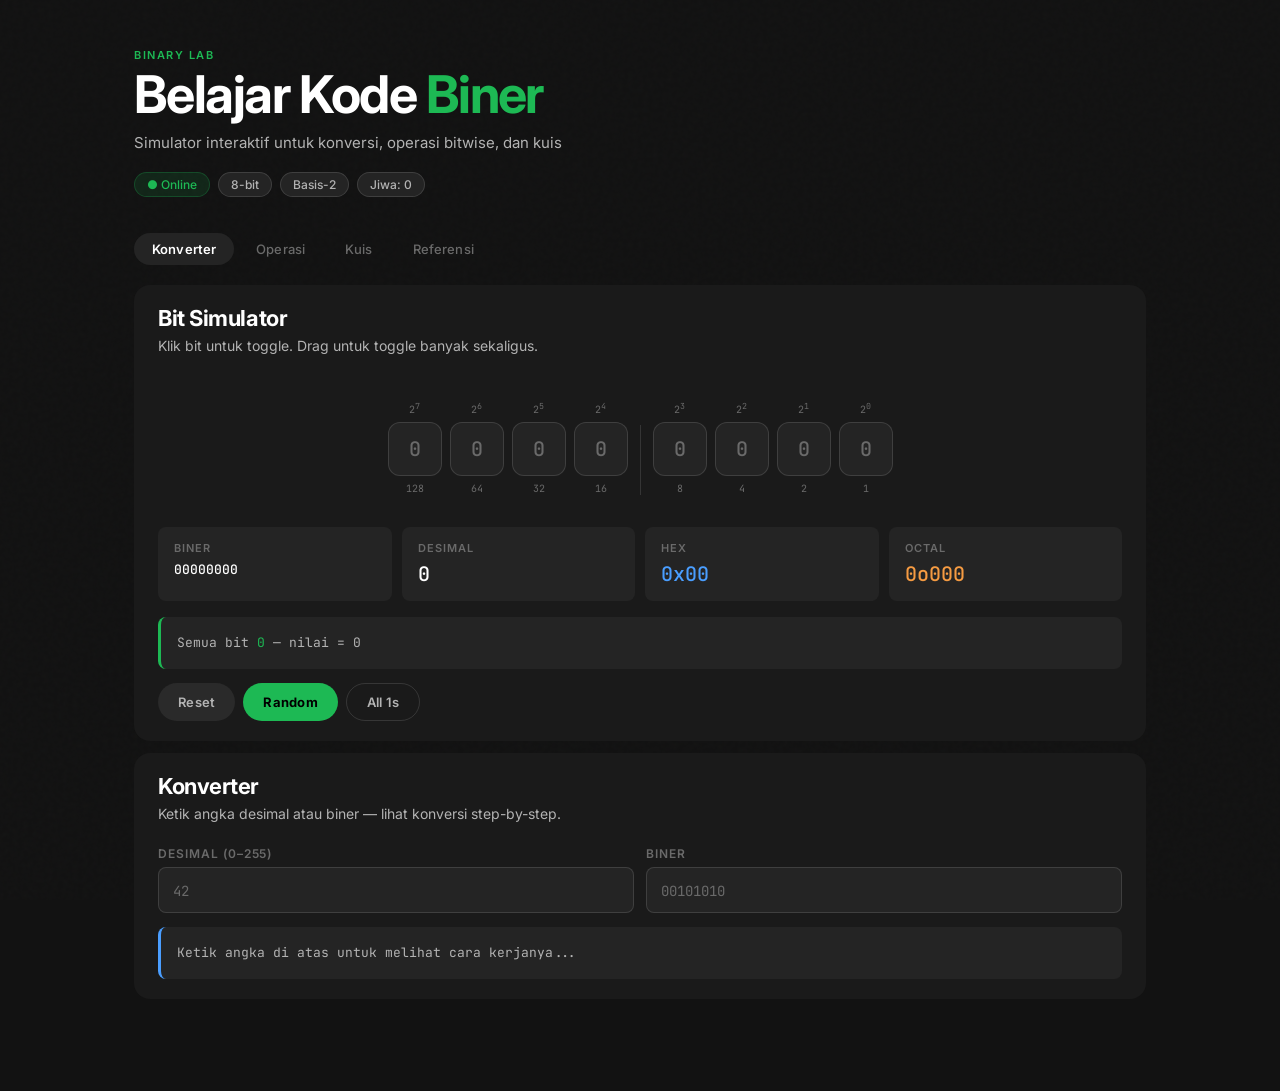
<file: index.html>
<!DOCTYPE html>
<html lang="id">
<head>
  <meta charset="UTF-8">
  <meta name="viewport" content="width=device-width, initial-scale=1.0">
  <title>Binary Lab</title>
  <link rel="stylesheet" href="style.css">
</head>
<body>
<div class="app">

  <!-- HEADER -->
  <div class="header">
    <p class="header-eyebrow">Binary Lab</p>
    <h1>Belajar Kode <span>Biner</span></h1>
    <p class="header-sub">Simulator interaktif untuk konversi, operasi bitwise, dan kuis</p>
    <div class="header-meta">
      <span class="meta-chip green">● Online</span>
      <span class="meta-chip">8-bit</span>
      <span class="meta-chip">Basis-2</span>
      <span class="meta-chip" id="header-chip">Jiwa: <span id="header-score">0</span></span>
    </div>
  </div>

  <!-- NAV -->
  <div class="nav-wrap">
    <button class="tab-btn active" onclick="showTab('t1')">Konverter</button>
    <button class="tab-btn"        onclick="showTab('t2')">Operasi</button>
    <button class="tab-btn"        onclick="showTab('t3')">Kuis</button>
    <button class="tab-btn"        onclick="showTab('t4')">Referensi</button>
  </div>

  <div class="content">

    <!-- ══ TAB 1: KONVERTER ══ -->
    <div class="section active" id="t1">

      <div class="card">
        <div class="sec-head">
          <div class="sec-title">Bit Simulator</div>
          <div class="sec-sub">Klik bit untuk toggle. Drag untuk toggle banyak sekaligus.</div>
        </div>
        <div id="bit-container" class="bit-container"></div>
        <div class="stat-row">
          <div class="stat-cell"><div class="stat-label">Biner</div><div class="stat-val sm" id="r-bin">00000000</div></div>
          <div class="stat-cell"><div class="stat-label">Desimal</div><div class="stat-val" id="r-dec">0</div></div>
          <div class="stat-cell"><div class="stat-label">Hex</div><div class="stat-val blue" id="r-hex">0x00</div></div>
          <div class="stat-cell"><div class="stat-label">Octal</div><div class="stat-val amber" id="r-oct">0o000</div></div>
        </div>
        <div class="step-box" id="r-step">Klik bit di atas untuk mulai — bit aktif dijumlahkan.</div>
        <div class="btn-row">
          <button class="btn"         onclick="resetBits()">Reset</button>
          <button class="btn primary" onclick="randomBits()">Random</button>
          <button class="btn ghost"   onclick="setVal(255)">All 1s</button>
        </div>
      </div>

      <div class="card">
        <div class="sec-head">
          <div class="sec-title">Konverter</div>
          <div class="sec-sub">Ketik angka desimal atau biner — lihat konversi step-by-step.</div>
        </div>
        <div class="input-grid">
          <div>
            <div class="label">Desimal (0–255)</div>
            <input type="number" class="input-field" id="d2b-input" min="0" max="255" placeholder="42" oninput="d2bConvert()">
          </div>
          <div>
            <div class="label">Biner</div>
            <input type="text" class="input-field" id="b2d-input" placeholder="00101010" maxlength="8" oninput="b2dConvert()">
          </div>
        </div>
        <div class="stat-row" id="conv2-results" style="display:none"></div>
        <div class="step-box blue" id="d2b-steps">Ketik angka di atas untuk melihat cara kerjanya...</div>
      </div>

    </div>

    <!-- ══ TAB 2: OPERASI ══ -->
    <div class="section" id="t2">

      <div class="card">
        <div class="sec-head">
          <div class="sec-title">Operasi Bitwise</div>
          <div class="sec-sub">AND, OR, XOR, NOT, dan Bit Shift — operasi fundamental CPU setiap milidetik.</div>
        </div>

        <div class="op-tabs">
          <button class="op-tab active" onclick="setOp('AND')">AND</button>
          <button class="op-tab"        onclick="setOp('OR')">OR</button>
          <button class="op-tab"        onclick="setOp('XOR')">XOR</button>
          <button class="op-tab"        onclick="setOp('NOT')">NOT</button>
          <button class="op-tab"        onclick="setOp('SHL')">SHL «</button>
          <button class="op-tab"        onclick="setOp('SHR')">SHR »</button>
        </div>

        <div class="info-box" id="op-info" style="border-left-color:var(--accent)">
          <strong>AND</strong> — Output <code>1</code> hanya jika kedua bit = 1. Buat masking. Contoh: <code>1100 AND 1010 = 1000</code>
        </div>

        <div style="display:grid;grid-template-columns:1fr 1fr;gap:16px;margin-bottom:16px">
          <div>
            <div style="margin-bottom:12px">
              <div class="label">Input A</div>
              <input type="text" class="input-field" id="op-a" placeholder="11001010" maxlength="8" oninput="calcOp()" value="11001010">
            </div>
            <div id="op-b-wrap">
              <div class="label">Input B</div>
              <input type="text" class="input-field" id="op-b" placeholder="10110011" maxlength="8" oninput="calcOp()" value="10110011">
            </div>
          </div>
          <div class="op-visual" id="op-visual"></div>
        </div>

        <div class="step-box" id="op-exp"></div>
      </div>

      <div class="card">
        <div class="sec-title" style="margin-bottom:16px">Tabel Kebenaran</div>
        <div id="truth-wrap"></div>
      </div>

    </div>

    <!-- ══ TAB 3: KUIS ══ -->
    <div class="section" id="t3">

      <!-- Score -->
      <div class="card card-sm">
        <div style="display:flex;align-items:center;gap:16px;flex-wrap:wrap">
          <svg width="64" height="64" viewBox="0 0 80 80">
            <circle class="ring-track" cx="40" cy="40" r="33" fill="none" stroke="var(--bg3)" stroke-width="6"/>
            <circle class="ring-fill" id="ring-fill" cx="40" cy="40" r="33" fill="none" stroke="var(--accent)"
              stroke-width="6" stroke-linecap="round" stroke-dasharray="207.3" stroke-dashoffset="207.3"
              style="transform:rotate(-90deg);transform-origin:center;transition:stroke-dashoffset .5s ease"/>
            <text id="ring-pct" x="40" y="44" text-anchor="middle"
              style="font-family:var(--mono);font-size:13px;font-weight:600;fill:var(--accent)">0%</text>
          </svg>
          <div style="flex:1;display:flex;flex-direction:column;gap:8px">
            <div style="display:flex;align-items:baseline;gap:8px;flex-wrap:wrap">
              <div style="font-size:13px;color:var(--text2)">
                <span class="big" id="q-score" style="font-size:28px;font-weight:700;color:var(--accent)">0</span>
                &nbsp;/&nbsp;<span id="q-total">0</span>
              </div>
              <span class="streak" id="streak">🔥 Streak 0</span>
            </div>
            <div class="prog-outer"><div class="prog-inner" id="prog-inner" style="width:0%"></div></div>
          </div>
        </div>
      </div>

      <!-- Level & Mode -->
      <div class="card card-sm">
        <div style="display:flex;flex-direction:column;gap:12px">
          <div>
            <div class="label" style="margin-bottom:8px">Level</div>
            <div class="lvl-row">
              <button class="lvl-btn active" id="lvl-easy" onclick="setLevel('easy')">Mudah (0–15)</button>
              <button class="lvl-btn"        id="lvl-med"  onclick="setLevel('med')">Sedang (0–63)</button>
              <button class="lvl-btn"        id="lvl-hard" onclick="setLevel('hard')">Susah (0–255)</button>
            </div>
          </div>
          <div>
            <div class="label" style="margin-bottom:8px">Mode</div>
            <div class="lvl-row">
              <button class="lvl-btn active" id="mode-b2d" onclick="setMode('b2d')">Bin → Dec</button>
              <button class="lvl-btn"        id="mode-d2b" onclick="setMode('d2b')">Dec → Bin</button>
              <button class="lvl-btn"        id="mode-mix" onclick="setMode('mix')">Campur</button>
            </div>
          </div>
        </div>
      </div>

      <!-- Question -->
      <div class="quiz-card">
        <div class="quiz-eyebrow" id="quiz-eyebrow">Biner → Desimal</div>
        <div class="quiz-q-text" id="quiz-q-text"></div>
      </div>

      <div class="quiz-opts" id="quiz-opts"></div>
      <div class="quiz-fb"   id="quiz-fb"></div>
      <div class="btn-row" style="margin-top:14px">
        <button class="btn primary" id="next-btn" onclick="nextQ()" style="display:none">Lanjut →</button>
        <button class="btn ghost"   onclick="resetQuiz()">Reset Skor</button>
      </div>

    </div>

    <!-- ══ TAB 4: REFERENSI ══ -->
    <div class="section" id="t4">

      <div class="card">
        <div class="sec-title" style="margin-bottom:14px">Pangkat 2</div>
        <div class="pow-grid" id="pow-grid"></div>
      </div>

      <div class="card">
        <div class="sec-title" style="margin-bottom:14px">Tabel 0–31</div>
        <div style="overflow-x:auto">
          <table class="ref-table" id="ref-table"></table>
        </div>
      </div>

      <div class="card">
        <div class="sec-title" style="margin-bottom:12px">Tips Cepat</div>
        <div class="tag-row">
          <span class="tag green">bit terakhir 1 = ganjil</span>
          <span class="tag green">bit terakhir 0 = genap</span>
          <span class="tag blue">SHL = ×2</span>
          <span class="tag blue">SHR = ÷2</span>
          <span class="tag amber">4 bit = 1 nibble</span>
          <span class="tag amber">8 bit = 1 byte</span>
          <span class="tag green">NOT = flip semua</span>
          <span class="tag blue">0xFF = 255</span>
        </div>
        <div class="divider"></div>
        <div class="info-box">
          <strong>Hafalan cepat:</strong> Pangkat 2 selalu diawali 1 lalu diikuti 0:
          <code>1, 10, 100, 1000...</code> Jumlah digit = eksponen + 1.
        </div>
        <div class="info-box">
          <strong>Two's Complement:</strong> Cara komputer simpan negatif.
          Flip semua bit (NOT) + 1. Contoh: <code>-5</code> = NOT(<code>00000101</code>) + 1 = <code>11111011</code>
        </div>
        <div class="info-box">
          <strong>Sign Bit:</strong> Bit paling kiri = tanda.
          <code>0</code> = positif, <code>1</code> = negatif dalam sistem signed integer.
        </div>
      </div>

    </div>

  </div><!-- .content -->
</div><!-- .app -->

<div class="toast" id="toast"></div>
<script src="script.js"></script>
</body>
</html>
</file>
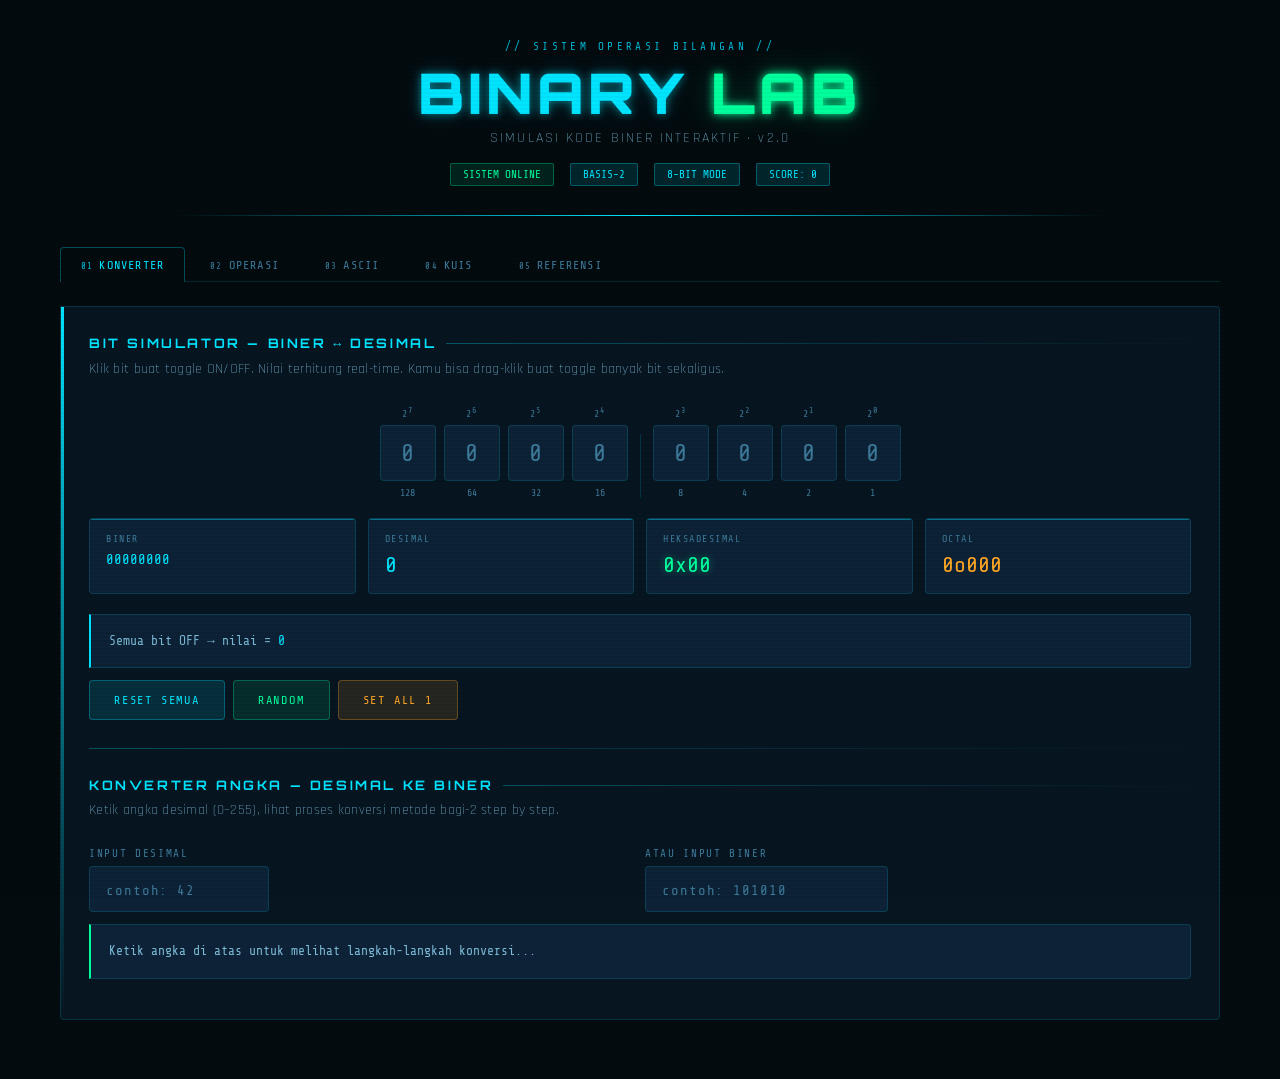
<file: binary.html>
<!DOCTYPE html>
<html lang="id">
<head>
<meta charset="UTF-8">
<meta name="viewport" content="width=device-width, initial-scale=1.0">
<title>BINARY LAB — Simulasi Kode Biner Interaktif</title>
<link href="https://fonts.googleapis.com/css2?family=Share+Tech+Mono&family=Orbitron:wght@400;700;900&family=Rajdhani:wght@300;400;600;700&display=swap" rel="stylesheet">
<style>
  :root {
    --bg: #030b0f;
    --bg2: #071520;
    --bg3: #0a1e2e;
    --panel: #0d2236;
    --panel2: #0f2a40;
    --cyan: #00e5ff;
    --cyan2: #00b8d4;
    --cyan-dim: rgba(0,229,255,0.12);
    --cyan-glow: 0 0 8px rgba(0,229,255,0.5), 0 0 20px rgba(0,229,255,0.2);
    --green: #00ff9d;
    --green-dim: rgba(0,255,157,0.1);
    --amber: #ffa726;
    --amber-dim: rgba(255,167,38,0.12);
    --red: #ff4444;
    --red-dim: rgba(255,68,68,0.12);
    --text: #e0f4ff;
    --text2: #7ab8d4;
    --text3: #3d7a9a;
    --border: rgba(0,229,255,0.15);
    --border2: rgba(0,229,255,0.3);
    --mono: 'Share Tech Mono', monospace;
    --display: 'Orbitron', monospace;
    --body: 'Rajdhani', sans-serif;
  }
  *, *::before, *::after { box-sizing: border-box; margin: 0; padding: 0; }
  html { scroll-behavior: smooth; }
  body {
    background: var(--bg);
    color: var(--text);
    font-family: var(--body);
    min-height: 100vh;
    overflow-x: hidden;
    cursor: crosshair;
  }

  /* MATRIX RAIN CANVAS */
  #matrix-canvas {
    position: fixed; top: 0; left: 0;
    width: 100%; height: 100%;
    opacity: 0.035; pointer-events: none; z-index: 0;
  }

  /* SCANLINE OVERLAY */
  body::after {
    content: '';
    position: fixed; top: 0; left: 0;
    width: 100%; height: 100%;
    background: repeating-linear-gradient(0deg, transparent, transparent 2px, rgba(0,0,0,0.03) 2px, rgba(0,0,0,0.03) 4px);
    pointer-events: none; z-index: 999;
  }

  /* LAYOUT */
  .app { position: relative; z-index: 1; max-width: 1200px; margin: 0 auto; padding: 0 20px 60px; }

  /* HEADER */
  .header {
    padding: 40px 0 30px;
    text-align: center;
    position: relative;
  }
  .header::before {
    content: '';
    position: absolute; bottom: 0; left: 50%; transform: translateX(-50%);
    width: 80%; height: 1px;
    background: linear-gradient(90deg, transparent, var(--cyan), transparent);
  }
  .header-label {
    font-family: var(--mono);
    font-size: 11px; color: var(--cyan2); letter-spacing: 0.3em;
    text-transform: uppercase; margin-bottom: 12px;
    animation: blink-cursor 1.2s step-end infinite;
  }
  @keyframes blink-cursor { 50% { opacity: 0; } }
  .header h1 {
    font-family: var(--display);
    font-size: clamp(28px, 6vw, 56px);
    font-weight: 900;
    color: var(--cyan);
    text-shadow: var(--cyan-glow);
    letter-spacing: 0.08em;
    line-height: 1;
    margin-bottom: 8px;
  }
  .header h1 span { color: var(--green); text-shadow: 0 0 10px var(--green), 0 0 30px rgba(0,255,157,0.3); }
  .header-sub {
    font-family: var(--body);
    font-size: 14px; font-weight: 300;
    color: var(--text2); letter-spacing: 0.15em;
  }
  .status-bar {
    display: flex; gap: 16px; justify-content: center;
    margin-top: 16px; flex-wrap: wrap;
  }
  .status-pill {
    font-family: var(--mono); font-size: 11px;
    color: var(--cyan); border: 1px solid var(--border2);
    padding: 4px 12px; border-radius: 2px;
    background: var(--cyan-dim);
  }
  .status-pill.green { color: var(--green); border-color: rgba(0,255,157,0.3); background: var(--green-dim); }

  /* NAV TABS */
  .nav-tabs {
    display: flex; gap: 4px; margin: 30px 0 24px;
    flex-wrap: wrap;
    border-bottom: 1px solid var(--border);
    padding-bottom: 0;
  }
  .tab-btn {
    font-family: var(--mono); font-size: 12px; font-weight: 400;
    color: var(--text3); background: transparent;
    border: 1px solid transparent; border-bottom: none;
    padding: 10px 20px; cursor: pointer;
    letter-spacing: 0.1em; text-transform: uppercase;
    transition: all 0.2s; border-radius: 4px 4px 0 0;
    position: relative; bottom: -1px;
  }
  .tab-btn:hover { color: var(--cyan2); border-color: var(--border); background: var(--bg2); }
  .tab-btn.active {
    color: var(--cyan); border-color: var(--border2);
    border-bottom-color: var(--bg);
    background: var(--bg);
  }
  .tab-btn .tab-num {
    font-size: 9px; color: var(--text3);
    margin-right: 6px;
  }
  .tab-btn.active .tab-num { color: var(--cyan2); }

  /* PANELS */
  .panel {
    background: var(--bg2);
    border: 1px solid var(--border);
    border-radius: 0 4px 4px 4px;
    padding: 28px;
    position: relative;
    overflow: hidden;
  }
  .panel::before {
    content: '';
    position: absolute; top: 0; left: 0;
    width: 3px; height: 100%;
    background: linear-gradient(180deg, var(--cyan), transparent);
  }
  .section { display: none; }
  .section.active { display: block; }

  /* SECTION TITLE */
  .sec-title {
    font-family: var(--display); font-size: 13px; font-weight: 700;
    color: var(--cyan); letter-spacing: 0.2em; text-transform: uppercase;
    margin-bottom: 6px; display: flex; align-items: center; gap: 10px;
  }
  .sec-title::after {
    content: ''; flex: 1; height: 1px;
    background: linear-gradient(90deg, var(--border2), transparent);
  }
  .sec-desc {
    font-size: 14px; font-weight: 300; color: var(--text2);
    margin-bottom: 24px; line-height: 1.7; letter-spacing: 0.02em;
  }

  /* BIT DISPLAY — CORE COMPONENT */
  .bit-container { display: flex; gap: 8px; justify-content: center; flex-wrap: wrap; margin: 16px 0; }
  .bit-group { display: flex; gap: 4px; }
  .bit-unit {
    display: flex; flex-direction: column; align-items: center; gap: 6px;
  }
  .bit-pow {
    font-family: var(--mono); font-size: 10px; color: var(--text3);
    letter-spacing: 0.05em;
  }
  .bit-val-label {
    font-family: var(--mono); font-size: 10px; color: var(--text3);
  }
  .bit-btn {
    width: 56px; height: 56px;
    font-family: var(--mono); font-size: 24px; font-weight: 400;
    background: var(--panel); color: var(--text3);
    border: 1px solid var(--border);
    border-radius: 4px; cursor: pointer;
    transition: all 0.12s;
    display: flex; align-items: center; justify-content: center;
    user-select: none;
    position: relative; overflow: hidden;
  }
  .bit-btn:hover { border-color: var(--border2); color: var(--text2); }
  .bit-btn.on {
    background: var(--cyan-dim);
    border-color: var(--cyan);
    color: var(--cyan);
    box-shadow: 0 0 12px rgba(0,229,255,0.3), inset 0 0 12px rgba(0,229,255,0.05);
    text-shadow: var(--cyan-glow);
  }
  .bit-btn.on::after {
    content: '';
    position: absolute; top: 0; left: 0;
    width: 100%; height: 2px;
    background: var(--cyan);
    box-shadow: var(--cyan-glow);
  }
  .bit-btn:active { transform: scale(0.93); }
  .bit-sep {
    width: 1px; background: var(--border); margin: 0 4px; align-self: stretch;
    margin-top: 28px;
  }

  /* RESULT DISPLAY */
  .result-grid { display: grid; grid-template-columns: repeat(auto-fit, minmax(140px, 1fr)); gap: 12px; margin: 20px 0; }
  .result-card {
    background: var(--panel); border: 1px solid var(--border);
    border-radius: 4px; padding: 14px 16px;
    position: relative; overflow: hidden;
  }
  .result-card::before {
    content: ''; position: absolute; top: 0; left: 0;
    width: 100%; height: 1px; background: var(--cyan);
    opacity: 0.4;
  }
  .result-label {
    font-family: var(--mono); font-size: 10px; color: var(--text3);
    letter-spacing: 0.15em; text-transform: uppercase; margin-bottom: 8px;
  }
  .result-value {
    font-family: var(--mono); font-size: 22px; font-weight: 400;
    color: var(--cyan); word-break: break-all;
    line-height: 1.2;
  }
  .result-value.green { color: var(--green); text-shadow: 0 0 8px rgba(0,255,157,0.4); }
  .result-value.amber { color: var(--amber); }
  .result-value.sm { font-size: 14px; }

  /* STEP BOX */
  .step-box {
    background: var(--panel); border: 1px solid var(--border);
    border-left: 2px solid var(--cyan);
    border-radius: 0 4px 4px 0;
    padding: 14px 18px;
    font-family: var(--mono); font-size: 13px; color: var(--text2);
    line-height: 1.9; white-space: pre-wrap; word-break: break-all;
    min-height: 50px; margin: 12px 0;
  }
  .step-box.green { border-left-color: var(--green); }
  .step-box .hl { color: var(--cyan); font-weight: 400; }
  .step-box .hl2 { color: var(--green); }
  .step-box .hl3 { color: var(--amber); }

  /* INPUT */
  .input-row { display: flex; gap: 10px; align-items: stretch; margin: 12px 0; flex-wrap: wrap; }
  .input-field {
    flex: 1; min-width: 180px;
    background: var(--panel); border: 1px solid var(--border);
    border-radius: 4px; padding: 12px 16px;
    font-family: var(--mono); font-size: 18px; color: var(--cyan);
    outline: none; transition: border-color 0.15s;
    letter-spacing: 0.05em;
  }
  .input-field::placeholder { color: var(--text3); font-size: 14px; }
  .input-field:focus { border-color: var(--cyan); box-shadow: 0 0 0 2px rgba(0,229,255,0.1); }
  .input-label {
    font-family: var(--mono); font-size: 11px; color: var(--text3);
    letter-spacing: 0.15em; text-transform: uppercase;
    margin-bottom: 6px;
  }
  .input-group { flex: 1; min-width: 160px; }

  /* BUTTON */
  .btn {
    font-family: var(--mono); font-size: 12px; letter-spacing: 0.15em;
    text-transform: uppercase; color: var(--cyan);
    background: var(--cyan-dim); border: 1px solid var(--border2);
    padding: 12px 24px; border-radius: 4px; cursor: pointer;
    transition: all 0.15s; white-space: nowrap;
  }
  .btn:hover { background: rgba(0,229,255,0.2); box-shadow: var(--cyan-glow); }
  .btn:active { transform: scale(0.97); }
  .btn.green { color: var(--green); background: var(--green-dim); border-color: rgba(0,255,157,0.3); }
  .btn.green:hover { box-shadow: 0 0 12px rgba(0,255,157,0.3); }
  .btn.amber { color: var(--amber); background: var(--amber-dim); border-color: rgba(255,167,38,0.3); }
  .btn.red { color: var(--red); background: var(--red-dim); border-color: rgba(255,68,68,0.3); }
  .btn.full { width: 100%; text-align: center; }
  .btn-row { display: flex; gap: 8px; flex-wrap: wrap; margin: 12px 0; }

  /* DIVIDER */
  .divider {
    height: 1px; background: linear-gradient(90deg, var(--border2), transparent);
    margin: 28px 0;
  }

  /* GRID LAYOUT */
  .two-col { display: grid; grid-template-columns: 1fr 1fr; gap: 20px; }
  @media (max-width: 640px) { .two-col { grid-template-columns: 1fr; } }

  /* OPERATION DISPLAY */
  .op-display {
    font-family: var(--mono); font-size: 18px; line-height: 2;
    padding: 20px; background: var(--panel);
    border: 1px solid var(--border); border-radius: 4px;
    text-align: right; letter-spacing: 0.1em;
  }
  .op-row { display: flex; justify-content: space-between; align-items: center; }
  .op-label-col { color: var(--text3); font-size: 13px; letter-spacing: 0.05em; text-align: left; min-width: 60px; }
  .op-val { color: var(--text2); letter-spacing: 0.15em; }
  .op-val .bit-1 { color: var(--cyan); text-shadow: 0 0 6px rgba(0,229,255,0.4); }
  .op-val .bit-0 { color: var(--text3); }
  .op-line { border-top: 1px solid var(--border2); margin: 8px 0; }
  .op-result { color: var(--green); font-size: 20px; text-shadow: 0 0 8px rgba(0,255,157,0.3); }

  /* OP SELECTOR */
  .op-selector { display: flex; gap: 6px; margin: 12px 0; flex-wrap: wrap; }
  .op-btn {
    font-family: var(--mono); font-size: 13px; letter-spacing: 0.1em;
    color: var(--text2); background: var(--panel);
    border: 1px solid var(--border); padding: 8px 18px;
    border-radius: 4px; cursor: pointer; transition: all 0.15s;
  }
  .op-btn:hover { border-color: var(--border2); color: var(--text); }
  .op-btn.active {
    color: var(--cyan); border-color: var(--cyan);
    background: var(--cyan-dim);
    box-shadow: 0 0 8px rgba(0,229,255,0.2);
  }
  .op-btn.green.active { color: var(--green); border-color: var(--green); background: var(--green-dim); }
  .op-btn.amber.active { color: var(--amber); border-color: var(--amber); background: var(--amber-dim); }
  .op-btn.red.active { color: var(--red); border-color: var(--red); background: var(--red-dim); }

  /* TRUTH TABLE */
  .truth-table { width: 100%; border-collapse: collapse; font-family: var(--mono); font-size: 13px; }
  .truth-table th {
    color: var(--text3); font-size: 11px; letter-spacing: 0.15em; text-transform: uppercase;
    padding: 10px 14px; border-bottom: 1px solid var(--border); text-align: center;
    font-weight: 400;
  }
  .truth-table td {
    color: var(--text2); padding: 8px 14px; text-align: center;
    border-bottom: 1px solid rgba(0,229,255,0.05); transition: background 0.1s;
  }
  .truth-table tr:hover td { background: var(--bg3); }
  .truth-table .c1 { color: var(--cyan); }
  .truth-table .g1 { color: var(--green); text-shadow: 0 0 6px rgba(0,255,157,0.3); }
  .truth-table .r0 { color: var(--text3); }

  /* ASCII TABLE */
  .ascii-grid {
    display: grid; grid-template-columns: repeat(auto-fill, minmax(110px, 1fr)); gap: 6px;
    max-height: 360px; overflow-y: auto; padding: 4px;
  }
  .ascii-grid::-webkit-scrollbar { width: 4px; }
  .ascii-grid::-webkit-scrollbar-track { background: var(--panel); }
  .ascii-grid::-webkit-scrollbar-thumb { background: var(--border2); border-radius: 2px; }
  .ascii-cell {
    background: var(--panel); border: 1px solid var(--border);
    border-radius: 3px; padding: 8px 10px; cursor: pointer;
    transition: all 0.1s;
    display: flex; flex-direction: column; gap: 2px;
  }
  .ascii-cell:hover { border-color: var(--cyan); background: var(--cyan-dim); }
  .ascii-cell.selected { border-color: var(--green); background: var(--green-dim); }
  .ascii-char { font-family: var(--mono); font-size: 18px; color: var(--cyan); line-height: 1; }
  .ascii-dec { font-family: var(--mono); font-size: 10px; color: var(--text3); }
  .ascii-bin { font-family: var(--mono); font-size: 9px; color: var(--text2); word-break: break-all; }

  /* TEXT TO BINARY */
  .text-bin-output {
    font-family: var(--mono); font-size: 12px; color: var(--text2);
    background: var(--panel); border: 1px solid var(--border);
    padding: 16px; border-radius: 4px;
    line-height: 2.2; word-break: break-all; min-height: 80px;
    max-height: 200px; overflow-y: auto;
  }
  .text-bin-char { color: var(--cyan); }
  .text-bin-bits { color: var(--text2); }
  .text-bin-sep { color: var(--text3); }

  /* QUIZ */
  .quiz-question {
    font-family: var(--display); font-size: 14px; color: var(--text);
    letter-spacing: 0.05em; line-height: 1.8;
    margin-bottom: 20px; min-height: 60px;
  }
  .quiz-question .q-code {
    color: var(--cyan); text-shadow: 0 0 6px rgba(0,229,255,0.3);
    font-size: 28px; display: block; margin: 8px 0;
    letter-spacing: 0.2em;
  }
  .quiz-opts { display: grid; grid-template-columns: 1fr 1fr; gap: 10px; }
  @media (max-width: 480px) { .quiz-opts { grid-template-columns: 1fr; } }
  .quiz-opt {
    background: var(--panel); border: 1px solid var(--border);
    font-family: var(--mono); font-size: 16px; color: var(--text2);
    padding: 14px 18px; border-radius: 4px; cursor: pointer;
    text-align: center; letter-spacing: 0.1em;
    transition: all 0.12s; position: relative; overflow: hidden;
  }
  .quiz-opt:hover { border-color: var(--border2); color: var(--text); background: var(--bg3); }
  .quiz-opt.correct { border-color: var(--green); color: var(--green); background: var(--green-dim); box-shadow: 0 0 12px rgba(0,255,157,0.2); }
  .quiz-opt.wrong { border-color: var(--red); color: var(--red); background: var(--red-dim); }
  .quiz-opt.revealed { border-color: var(--green); color: var(--green); background: var(--green-dim); }

  .quiz-feedback {
    margin-top: 16px; padding: 12px 16px;
    font-family: var(--mono); font-size: 13px; border-radius: 4px;
    display: none; letter-spacing: 0.05em; line-height: 1.6;
  }
  .quiz-feedback.show { display: block; }
  .quiz-feedback.ok { border: 1px solid rgba(0,255,157,0.3); color: var(--green); background: var(--green-dim); }
  .quiz-feedback.no { border: 1px solid rgba(255,68,68,0.3); color: var(--red); background: var(--red-dim); }

  /* SCORE */
  .score-display {
    display: flex; align-items: center; gap: 16px; margin-bottom: 24px;
    flex-wrap: wrap;
  }
  .score-nums { font-family: var(--mono); font-size: 13px; color: var(--text2); }
  .score-nums .s-big { font-size: 28px; color: var(--cyan); font-weight: 400; }
  .score-bar-outer { flex: 1; min-width: 100px; height: 4px; background: var(--panel); border-radius: 2px; }
  .score-bar-inner { height: 100%; background: linear-gradient(90deg, var(--cyan), var(--green)); border-radius: 2px; transition: width 0.4s ease; }
  .streak-badge {
    font-family: var(--mono); font-size: 11px; color: var(--amber);
    border: 1px solid rgba(255,167,38,0.3); background: var(--amber-dim);
    padding: 4px 12px; border-radius: 2px; letter-spacing: 0.1em;
  }

  .level-btns { display: flex; gap: 6px; flex-wrap: wrap; }
  .lvl-btn {
    font-family: var(--mono); font-size: 11px; letter-spacing: 0.1em;
    color: var(--text3); background: var(--panel); border: 1px solid var(--border);
    padding: 6px 14px; border-radius: 2px; cursor: pointer; transition: all 0.15s;
    text-transform: uppercase;
  }
  .lvl-btn:hover { color: var(--text2); border-color: var(--border2); }
  .lvl-btn.active { color: var(--cyan); border-color: var(--cyan); background: var(--cyan-dim); }

  /* PROGRESS RING */
  .progress-ring-wrap { display: flex; gap: 24px; align-items: center; flex-wrap: wrap; margin-bottom: 20px; }
  .ring-svg { flex-shrink: 0; }
  .ring-track { fill: none; stroke: var(--panel); stroke-width: 6; }
  .ring-fill { fill: none; stroke: var(--cyan); stroke-width: 6; stroke-linecap: round; transition: stroke-dashoffset 0.5s ease; transform-origin: center; transform: rotate(-90deg); }
  .ring-center { font-family: var(--mono); font-size: 14px; fill: var(--cyan); text-anchor: middle; dominant-baseline: middle; }
  .ring-sub { font-family: var(--mono); font-size: 9px; fill: var(--text3); text-anchor: middle; }

  /* CHEATSHEET */
  .cheat-table { width: 100%; border-collapse: collapse; }
  .cheat-table th {
    font-family: var(--mono); font-size: 10px; letter-spacing: 0.15em; text-transform: uppercase;
    color: var(--text3); padding: 10px 12px; border-bottom: 1px solid var(--border);
    text-align: left; font-weight: 400;
  }
  .cheat-table td {
    font-family: var(--mono); font-size: 13px; padding: 8px 12px;
    border-bottom: 1px solid rgba(0,229,255,0.04); color: var(--text2);
    transition: background 0.1s;
  }
  .cheat-table tr:hover td { background: var(--bg3); }
  .cheat-table .td-dec { color: var(--amber); font-size: 14px; }
  .cheat-table .td-bin { color: var(--cyan); letter-spacing: 0.1em; }
  .cheat-table .td-hex { color: var(--green); }
  .cheat-table .td-note { color: var(--text3); font-size: 11px; }

  .pow-grid {
    display: grid; grid-template-columns: repeat(auto-fill, minmax(100px, 1fr)); gap: 8px;
    margin: 16px 0;
  }
  .pow-card {
    background: var(--panel); border: 1px solid var(--border); border-radius: 4px;
    padding: 12px; text-align: center;
  }
  .pow-card .p-exp { font-family: var(--mono); font-size: 11px; color: var(--text3); margin-bottom: 4px; }
  .pow-card .p-val { font-family: var(--mono); font-size: 17px; color: var(--cyan); font-weight: 400; }

  /* TOAST */
  .toast {
    position: fixed; bottom: 30px; right: 30px; z-index: 1000;
    font-family: var(--mono); font-size: 13px;
    background: var(--panel); border: 1px solid var(--cyan);
    color: var(--cyan); padding: 12px 20px; border-radius: 4px;
    box-shadow: var(--cyan-glow); letter-spacing: 0.08em;
    transform: translateY(100px); opacity: 0;
    transition: all 0.3s ease; pointer-events: none;
  }
  .toast.show { transform: translateY(0); opacity: 1; }
  .toast.green { border-color: var(--green); color: var(--green); box-shadow: 0 0 12px rgba(0,255,157,0.3); }

  /* ANIMATIONS */
  @keyframes fadeIn { from { opacity: 0; transform: translateY(10px); } to { opacity: 1; transform: translateY(0); } }
  .section.active { animation: fadeIn 0.25s ease; }

  @keyframes glitch {
    0% { text-shadow: 0 0 8px rgba(0,229,255,0.5), 0 0 20px rgba(0,229,255,0.2); }
    20% { text-shadow: -2px 0 rgba(255,68,68,0.7), 2px 0 rgba(0,229,255,0.7); }
    40% { text-shadow: 0 0 8px rgba(0,229,255,0.5), 0 0 20px rgba(0,229,255,0.2); }
    60% { text-shadow: 2px 0 rgba(0,255,157,0.7), -2px 0 rgba(0,229,255,0.7); }
    80% { text-shadow: 0 0 8px rgba(0,229,255,0.5), 0 0 20px rgba(0,229,255,0.2); }
  }
  .header h1:hover { animation: glitch 0.5s ease; }

  /* SCROLLBAR */
  ::-webkit-scrollbar { width: 6px; height: 6px; }
  ::-webkit-scrollbar-track { background: var(--bg); }
  ::-webkit-scrollbar-thumb { background: var(--border2); border-radius: 3px; }

  /* RESPONSIVE BITS */
  @media (max-width: 600px) {
    .bit-btn { width: 44px; height: 44px; font-size: 20px; }
    .panel { padding: 18px; }
  }
  @media (max-width: 400px) {
    .bit-btn { width: 36px; height: 36px; font-size: 18px; }
  }

  .info-block {
    background: var(--panel); border: 1px solid var(--border);
    border-left: 2px solid var(--amber); border-radius: 0 4px 4px 0;
    padding: 12px 16px; margin: 12px 0;
    font-size: 14px; color: var(--text2); line-height: 1.7;
    font-weight: 300; letter-spacing: 0.02em;
  }
  .info-block strong { color: var(--amber); font-weight: 600; }
  .info-block code { font-family: var(--mono); color: var(--cyan); font-size: 13px; }

  .tag { display: inline-block; font-family: var(--mono); font-size: 10px; letter-spacing: 0.1em;
    color: var(--cyan2); border: 1px solid var(--border); padding: 2px 8px; border-radius: 2px;
    background: var(--cyan-dim); margin: 2px; }
  .tag.green { color: var(--green); border-color: rgba(0,255,157,0.2); background: var(--green-dim); }
  .tag.amber { color: var(--amber); border-color: rgba(255,167,38,0.2); background: var(--amber-dim); }
</style>
</head>
<body>
<canvas id="matrix-canvas"></canvas>

<div class="app">
  <div class="header">
    <div class="header-label">// SISTEM OPERASI BILANGAN //</div>
    <h1>BINARY <span>LAB</span></h1>
    <div class="header-sub">SIMULASI KODE BINER INTERAKTIF · v2.0</div>
    <div class="status-bar">
      <div class="status-pill green">SISTEM ONLINE</div>
      <div class="status-pill">BASIS-2</div>
      <div class="status-pill">8-BIT MODE</div>
      <div class="status-pill" id="session-score">SCORE: 0</div>
    </div>
  </div>

  <div class="nav-tabs">
    <button class="tab-btn active" onclick="showTab('t1')"><span class="tab-num">01</span>KONVERTER</button>
    <button class="tab-btn" onclick="showTab('t2')"><span class="tab-num">02</span>OPERASI</button>
    <button class="tab-btn" onclick="showTab('t3')"><span class="tab-num">03</span>ASCII</button>
    <button class="tab-btn" onclick="showTab('t4')"><span class="tab-num">04</span>KUIS</button>
    <button class="tab-btn" onclick="showTab('t5')"><span class="tab-num">05</span>REFERENSI</button>
  </div>

  <div class="panel">

    <!-- TAB 1: KONVERTER -->
    <div class="section active" id="t1">
      <div class="sec-title">BIT SIMULATOR — Biner ↔ Desimal</div>
      <div class="sec-desc">Klik bit buat toggle ON/OFF. Nilai terhitung real-time. Kamu bisa drag-klik buat toggle banyak bit sekaligus.</div>

      <div id="bit-container" class="bit-container"></div>

      <div class="result-grid" id="conv-results">
        <div class="result-card">
          <div class="result-label">BINER</div>
          <div class="result-value sm" id="r-bin">00000000</div>
        </div>
        <div class="result-card">
          <div class="result-label">DESIMAL</div>
          <div class="result-value" id="r-dec">0</div>
        </div>
        <div class="result-card">
          <div class="result-label">HEKSADESIMAL</div>
          <div class="result-value green" id="r-hex">0x00</div>
        </div>
        <div class="result-card">
          <div class="result-label">OCTAL</div>
          <div class="result-value amber" id="r-oct">0o000</div>
        </div>
      </div>

      <div class="step-box" id="r-step">Tap bit di atas untuk mulai — setiap bit yang aktif (ON) nilainya ditambahkan ke total.</div>

      <div class="btn-row">
        <button class="btn" onclick="resetBits()">RESET SEMUA</button>
        <button class="btn green" onclick="randomBits()">RANDOM</button>
        <button class="btn amber" onclick="setBitsFromVal(255)">SET ALL 1</button>
      </div>

      <div class="divider"></div>

      <div class="sec-title">KONVERTER ANGKA — Desimal ke Biner</div>
      <div class="sec-desc">Ketik angka desimal (0–255), lihat proses konversi metode bagi-2 step by step.</div>

      <div class="input-row">
        <div class="input-group">
          <div class="input-label">INPUT DESIMAL</div>
          <input type="number" class="input-field" id="d2b-input" min="0" max="255" placeholder="contoh: 42" oninput="d2bConvert()">
        </div>
        <div class="input-group">
          <div class="input-label">ATAU INPUT BINER</div>
          <input type="text" class="input-field" id="b2d-input" placeholder="contoh: 101010" oninput="b2dConvert()" maxlength="8">
        </div>
      </div>

      <div class="result-grid" id="conv2-results" style="display:none"></div>
      <div class="step-box green" id="d2b-steps">Ketik angka di atas untuk melihat langkah-langkah konversi...</div>
    </div>

    <!-- TAB 2: OPERASI BINER -->
    <div class="section" id="t2">
      <div class="sec-title">OPERASI BITWISE</div>
      <div class="sec-desc">Pelajari AND, OR, XOR, NOT, dan Bit Shift — operasi fundamental yang dipakai CPU setiap detik.</div>

      <div class="op-selector" id="op-selector">
        <button class="op-btn active" onclick="setOp('AND')">AND</button>
        <button class="op-btn green" onclick="setOp('OR')">OR</button>
        <button class="op-btn amber" onclick="setOp('XOR')">XOR</button>
        <button class="op-btn red" onclick="setOp('NOT')">NOT</button>
        <button class="op-btn" onclick="setOp('SHL')">SHIFT ←</button>
        <button class="op-btn" onclick="setOp('SHR')">SHIFT →</button>
      </div>

      <div class="info-block" id="op-info">
        <strong>AND</strong> — Output = 1 hanya jika <strong>kedua</strong> input = 1. Dipakai untuk masking bit. Contoh: <code>1100 AND 1010 = 1000</code>
      </div>

      <div class="two-col">
        <div>
          <div id="op-inputs">
            <div style="margin-bottom:16px">
              <div class="input-label">INPUT A</div>
              <input type="text" class="input-field" id="op-a" placeholder="00001111" maxlength="8" oninput="calcOp()" value="11001010">
            </div>
            <div id="op-b-wrap">
              <div class="input-label">INPUT B</div>
              <input type="text" class="input-field" id="op-b" placeholder="11110000" maxlength="8" oninput="calcOp()" value="10110011">
            </div>
          </div>
        </div>
        <div>
          <div class="op-display" id="op-display"></div>
        </div>
      </div>

      <div class="step-box" id="op-explain"></div>

      <div class="divider"></div>

      <div class="sec-title">TABEL KEBENARAN</div>
      <div id="truth-wrap"></div>
    </div>

    <!-- TAB 3: ASCII -->
    <div class="section" id="t3">
      <div class="sec-title">ASCII ENCODER</div>
      <div class="sec-desc">Setiap karakter teks punya kode biner tersendiri. Begini cara teks kamu disimpan di komputer.</div>

      <div class="input-row">
        <div class="input-group" style="flex:2">
          <div class="input-label">KETIK TEKS</div>
          <input type="text" class="input-field" id="ascii-input" placeholder="Halo Dunia" oninput="encodeText()" value="Halo">
        </div>
        <button class="btn" onclick="copyBinText()" style="align-self:flex-end">COPY BIN</button>
      </div>

      <div class="input-label" style="margin-top:16px">HASIL ENCODING</div>
      <div class="text-bin-output" id="bin-text-output">—</div>

      <div class="result-grid" id="ascii-stats" style="margin-top:12px">
        <div class="result-card">
          <div class="result-label">TOTAL KARAKTER</div>
          <div class="result-value" id="asc-chars">0</div>
        </div>
        <div class="result-card">
          <div class="result-label">TOTAL BYTE</div>
          <div class="result-value green" id="asc-bytes">0</div>
        </div>
        <div class="result-card">
          <div class="result-label">TOTAL BIT</div>
          <div class="result-value amber" id="asc-bits">0</div>
        </div>
      </div>

      <div class="divider"></div>

      <div class="sec-title">TABEL ASCII PRINTABLE</div>
      <div class="sec-desc">Klik karakter untuk load ke simulator bit di tab Konverter.</div>
      <div class="ascii-grid" id="ascii-table"></div>
    </div>

    <!-- TAB 4: KUIS -->
    <div class="section" id="t4">
      <div class="sec-title">BINARY CHALLENGE</div>

      <div class="progress-ring-wrap">
        <svg class="ring-svg" width="80" height="80" viewBox="0 0 80 80">
          <circle class="ring-track" cx="40" cy="40" r="33"/>
          <circle class="ring-fill" id="ring-fill" cx="40" cy="40" r="33" stroke-dasharray="207.3" stroke-dashoffset="207.3"/>
          <text class="ring-center" x="40" y="37" id="ring-pct">0%</text>
          <text class="ring-sub" x="40" y="52">akurasi</text>
        </svg>
        <div class="score-display" style="flex:1; margin:0;">
          <div>
            <div class="score-nums"><span class="s-big" id="q-score">0</span> / <span id="q-total">0</span></div>
            <div style="font-family:var(--mono);font-size:11px;color:var(--text3);margin-top:4px;letter-spacing:0.1em">BENAR / TOTAL</div>
          </div>
          <div style="flex:1; min-width:80px;">
            <div class="score-bar-outer"><div class="score-bar-inner" id="score-bar" style="width:0%"></div></div>
          </div>
          <div class="streak-badge" id="streak-badge">🔥 STREAK: 0</div>
        </div>
      </div>

      <div style="display:flex; gap:12px; align-items:center; margin-bottom:20px; flex-wrap:wrap;">
        <div style="font-family:var(--mono);font-size:11px;color:var(--text3);letter-spacing:0.1em">LEVEL:</div>
        <div class="level-btns">
          <button class="lvl-btn active" id="lvl-easy" onclick="setQuizLevel('easy')">MUDAH (0–15)</button>
          <button class="lvl-btn" id="lvl-med" onclick="setQuizLevel('med')">SEDANG (0–63)</button>
          <button class="lvl-btn" id="lvl-hard" onclick="setQuizLevel('hard')">SUSAH (0–255)</button>
        </div>
        <div style="font-family:var(--mono);font-size:11px;color:var(--text3);letter-spacing:0.1em">MODE:</div>
        <div class="level-btns">
          <button class="lvl-btn active" id="mode-b2d" onclick="setQuizMode('b2d')">BIN→DEC</button>
          <button class="lvl-btn" id="mode-d2b" onclick="setQuizMode('d2b')">DEC→BIN</button>
          <button class="lvl-btn" id="mode-mix" onclick="setQuizMode('mix')">MIX</button>
        </div>
      </div>

      <div class="quiz-question" id="quiz-q"></div>
      <div class="quiz-opts" id="quiz-opts"></div>
      <div class="quiz-feedback" id="quiz-fb"></div>
      <div class="btn-row" style="margin-top:16px">
        <button class="btn green" id="next-q-btn" onclick="nextQuestion()" style="display:none">SOAL BERIKUTNYA →</button>
        <button class="btn amber" onclick="resetQuiz()">RESET SKOR</button>
      </div>
    </div>

    <!-- TAB 5: REFERENSI -->
    <div class="section" id="t5">
      <div class="sec-title">PANGKAT DUA PENTING</div>
      <div class="pow-grid" id="pow-grid"></div>

      <div class="divider"></div>

      <div class="sec-title">TABEL REFERENSI 0–31</div>
      <div style="overflow-x:auto">
        <table class="cheat-table" id="cheat-table"></table>
      </div>

      <div class="divider"></div>

      <div class="sec-title">TIPS CEPAT</div>
      <div style="display:flex; flex-wrap:wrap; gap:8px; margin-bottom:16px;">
        <span class="tag green">bit terakhir 1 = ganjil</span>
        <span class="tag green">bit terakhir 0 = genap</span>
        <span class="tag">SHL ×2</span>
        <span class="tag">SHR ÷2</span>
        <span class="tag amber">4 bit = 1 nibble</span>
        <span class="tag amber">8 bit = 1 byte</span>
        <span class="tag">NOT = flip semua bit</span>
        <span class="tag green">0xFF = 255</span>
      </div>

      <div class="info-block">
        <strong>TRICK HAFAL CEPAT:</strong> Pangkat 2 itu angkanya selalu diawali 1 dan diikuti 0: <code>1, 10, 100, 1000, 10000...</code>  
        Makanya gampang: jumlah digit biner = eksponen + 1.
      </div>
      <div class="info-block">
        <strong>SIGN BIT:</strong> Dalam sistem <em>signed</em> (bilangan negatif), bit paling kiri = tanda. <code>0</code> = positif, <code>1</code> = negatif. Contoh: <code>10000001</code> = -127 (dalam two's complement).
      </div>
      <div class="info-block">
        <strong>TWO'S COMPLEMENT:</strong> Cara komputer simpan angka negatif. Flip semua bit (NOT) lalu tambah 1. Contoh: <code>-5</code> = NOT(00000101) + 1 = 11111010 + 1 = <code>11111011</code>
      </div>
    </div>

  </div><!-- end panel -->
</div><!-- end app -->

<div class="toast" id="toast"></div>

<script>
// ==============================
// MATRIX RAIN
// ==============================
(function(){
  const c = document.getElementById('matrix-canvas');
  const ctx = c.getContext('2d');
  let cols, drops;
  function init(){
    c.width = window.innerWidth;
    c.height = window.innerHeight;
    cols = Math.floor(c.width / 20);
    drops = Array(cols).fill(1);
  }
  function draw(){
    ctx.fillStyle = 'rgba(3,11,15,0.05)';
    ctx.fillRect(0,0,c.width,c.height);
    ctx.fillStyle = '#00e5ff';
    ctx.font = '14px Share Tech Mono';
    drops.forEach((y,i)=>{
      const txt = Math.random() > 0.5 ? '1' : '0';
      ctx.fillText(txt, i*20, y*20);
      if(y*20 > c.height && Math.random() > 0.975) drops[i] = 0;
      drops[i]++;
    });
  }
  init();
  setInterval(draw, 60);
  window.addEventListener('resize', init);
})();

// ==============================
// GLOBAL STATE
// ==============================
let bits = [0,0,0,0,0,0,0,0];
const pows = [128,64,32,16,8,4,2,1];
let quizLevel = 'easy', quizMode = 'b2d';
let qScore = 0, qTotal = 0, qStreak = 0, qAnswered = false;
let currentOp = 'AND';

// ==============================
// TAB SYSTEM
// ==============================
function showTab(id){
  document.querySelectorAll('.section').forEach(s=>s.classList.remove('active'));
  document.querySelectorAll('.tab-btn').forEach(b=>b.classList.remove('active'));
  document.getElementById(id).classList.add('active');
  const tabs = ['t1','t2','t3','t4','t5'];
  const idx = tabs.indexOf(id);
  document.querySelectorAll('.tab-btn')[idx].classList.add('active');
}

// ==============================
// BIT SIMULATOR
// ==============================
function initBitSim(){
  const cont = document.getElementById('bit-container');
  cont.innerHTML = '';
  pows.forEach((p,i)=>{
    if(i===4){
      const sep = document.createElement('div');
      sep.className = 'bit-sep'; cont.appendChild(sep);
    }
    const unit = document.createElement('div'); unit.className = 'bit-unit';
    const expText = 7-i;
    unit.innerHTML = `
      <div class="bit-pow">2<sup>${expText}</sup></div>
      <button class="bit-btn" id="b${i}" onclick="toggleBit(${i})" onmouseenter="dragToggle(${i})" >0</button>
      <div class="bit-val-label">${p}</div>`;
    cont.appendChild(unit);
  });
  updateBitDisplay();
}

let isDragging = false;
document.addEventListener('mousedown',()=>isDragging=false);
document.addEventListener('mouseup',()=>isDragging=false);
function dragToggle(i){
  if(isDragging){ toggleBit(i); }
}
document.getElementById('bit-container')?.addEventListener('mousedown', e=>{
  if(e.target.classList.contains('bit-btn')){
    isDragging = true;
    const i = parseInt(e.target.id.replace('b',''));
    toggleBit(i);
    e.preventDefault();
  }
});

function toggleBit(i){
  bits[i] = bits[i]?0:1;
  const btn = document.getElementById('b'+i);
  btn.textContent = bits[i];
  btn.className = 'bit-btn' + (bits[i]?' on':'');
  updateBitDisplay();
}

function updateBitDisplay(){
  const dec = bits.reduce((s,b,i)=>s+b*pows[i],0);
  const binStr = bits.join('');
  document.getElementById('r-bin').textContent = binStr;
  document.getElementById('r-dec').textContent = dec;
  document.getElementById('r-hex').textContent = '0x'+dec.toString(16).toUpperCase().padStart(2,'0');
  document.getElementById('r-oct').textContent = '0o'+dec.toString(8).padStart(3,'0');
  const active = bits.map((b,i)=>b?pows[i]:null).filter(v=>v!==null);
  if(active.length===0){
    document.getElementById('r-step').innerHTML = 'Semua bit OFF → nilai = <span class="hl">0</span>';
  } else {
    const expr = active.join(' + ');
    document.getElementById('r-step').innerHTML =
      `<span class="hl">${active.join('</span> + <span class="hl">')}</span> = <span class="hl2">${dec}</span>\n\nBiner: ${binStr} | Desimal: ${dec} | Hex: 0x${dec.toString(16).toUpperCase()}`;
  }
}

function setBitsFromVal(n){
  n = Math.max(0,Math.min(255,n));
  const binStr = n.toString(2).padStart(8,'0');
  bits = binStr.split('').map(Number);
  bits.forEach((b,i)=>{
    const btn=document.getElementById('b'+i);
    if(btn){ btn.textContent=b; btn.className='bit-btn'+(b?' on':''); }
  });
  updateBitDisplay();
}

function resetBits(){ setBitsFromVal(0); showToast('RESET — semua bit OFF'); }
function randomBits(){ setBitsFromVal(Math.floor(Math.random()*256)); showToast('RANDOM bits generated!'); }

// ==============================
// DEC ↔ BIN CONVERTER
// ==============================
function d2bConvert(){
  const raw = document.getElementById('d2b-input').value;
  const n = parseInt(raw);
  if(raw===''||isNaN(n)||n<0||n>255){
    document.getElementById('d2b-steps').innerHTML = 'Masukkan angka desimal antara 0 dan 255.';
    document.getElementById('conv2-results').style.display='none'; return;
  }
  document.getElementById('b2d-input').value='';
  const binStr = n.toString(2);
  const padded = binStr.padStart(8,'0');
  let steps = `<span class="hl">Metode Pembagian 2 (Baca sisa dari bawah ke atas):</span>\n\n`;
  let cur=n, rems=[];
  if(n===0){ steps += '0 ÷ 2 = 0 sisa <span class="hl">0</span>'; }
  else {
    while(cur>0){
      const rem=cur%2, q=Math.floor(cur/2);
      steps += `${cur} ÷ 2 = ${q} sisa <span class="hl">${rem}</span>\n`;
      rems.unshift(rem); cur=q;
    }
    steps += `\n→ Baca sisa dari bawah: <span class="hl2">${rems.join('')}</span>\n`;
    steps += `→ Pad 8-bit: <span class="hl3">${padded}</span> = <span class="hl2">${n}</span>`;
  }
  document.getElementById('d2b-steps').innerHTML = steps;
  const r = document.getElementById('conv2-results');
  r.style.display='grid';
  r.innerHTML = `
    <div class="result-card"><div class="result-label">BINER</div><div class="result-value sm">${padded}</div></div>
    <div class="result-card"><div class="result-label">DESIMAL</div><div class="result-value">${n}</div></div>
    <div class="result-card"><div class="result-label">HEX</div><div class="result-value green">0x${n.toString(16).toUpperCase().padStart(2,'0')}</div></div>
    <div class="result-card"><div class="result-label">OCTAL</div><div class="result-value amber">0o${n.toString(8).padStart(3,'0')}</div></div>
  `;
  setBitsFromVal(n);
}

function b2dConvert(){
  const raw = document.getElementById('b2d-input').value.trim();
  if(!/^[01]+$/.test(raw)){
    document.getElementById('d2b-steps').innerHTML = 'Hanya karakter 0 dan 1 yang valid.';
    document.getElementById('conv2-results').style.display='none'; return;
  }
  document.getElementById('d2b-input').value='';
  const n = parseInt(raw,2);
  const padded = raw.padStart(8,'0');
  let steps = `<span class="hl">Metode Nilai Tempat (Pangkat 2):</span>\n\n`;
  const bits8 = padded.slice(-8).split('');
  const powsLocal = [128,64,32,16,8,4,2,1];
  let parts=[], sum=0;
  bits8.forEach((b,i)=>{ if(b==='1'){ parts.push(`<span class="hl">${powsLocal[i]}</span>`); sum+=powsLocal[i]; }});
  if(parts.length===0) steps += 'Semua bit 0 → nilai = <span class="hl">0</span>';
  else {
    steps += `Bit aktif: ${parts.join(' + ')}\n= <span class="hl2">${sum}</span>`;
  }
  document.getElementById('d2b-steps').innerHTML = steps;
  const r = document.getElementById('conv2-results');
  r.style.display='grid';
  r.innerHTML = `
    <div class="result-card"><div class="result-label">BINER INPUT</div><div class="result-value sm">${padded}</div></div>
    <div class="result-card"><div class="result-label">DESIMAL</div><div class="result-value">${n}</div></div>
    <div class="result-card"><div class="result-label">HEX</div><div class="result-value green">0x${n.toString(16).toUpperCase().padStart(2,'0')}</div></div>
    <div class="result-card"><div class="result-label">OCTAL</div><div class="result-value amber">0o${n.toString(8)}</div></div>
  `;
  setBitsFromVal(n);
}

// ==============================
// BITWISE OPERATIONS
// ==============================
const opInfos = {
  AND: '<strong>AND</strong> — Output 1 hanya jika <strong>kedua</strong> input = 1. Dipakai untuk bit masking. Contoh: <code>1100 AND 1010 = 1000</code>',
  OR:  '<strong>OR</strong> — Output 1 jika <strong>salah satu atau kedua</strong> input = 1. Dipakai untuk set bit. Contoh: <code>1100 OR 1010 = 1110</code>',
  XOR: '<strong>XOR</strong> (Exclusive OR) — Output 1 jika input <strong>berbeda</strong>. Dipakai untuk toggle bit & enkripsi. Contoh: <code>1100 XOR 1010 = 0110</code>',
  NOT: '<strong>NOT</strong> — Flip <strong>semua bit</strong> (bitwise complement). Cuma butuh 1 input. Contoh: <code>NOT 10110011 = 01001100</code>',
  SHL: '<strong>SHIFT LEFT (SHL / &lt;&lt;)</strong> — Geser bit ke kiri, isi kanan dengan 0. Efeknya = kalikan dengan 2. Contoh: <code>00000101 &lt;&lt; 1 = 00001010</code> (5 × 2 = 10)',
  SHR: '<strong>SHIFT RIGHT (SHR / &gt;&gt;)</strong> — Geser bit ke kanan, buang bit terakhir. Efeknya = bagi dengan 2. Contoh: <code>00001010 &gt;&gt; 1 = 00000101</code> (10 ÷ 2 = 5)'
};

function setOp(op){
  currentOp = op;
  document.querySelectorAll('.op-btn').forEach(b=>b.classList.remove('active'));
  const idx = ['AND','OR','XOR','NOT','SHL','SHR'].indexOf(op);
  document.querySelectorAll('.op-btn')[idx].classList.add('active');
  document.getElementById('op-info').innerHTML = opInfos[op];
  const bWrap = document.getElementById('op-b-wrap');
  bWrap.style.display = (op==='NOT'||op==='SHL'||op==='SHR') ? 'none' : 'block';
  calcOp(); renderTruthTable();
}

function validateBin(s){ return /^[01]{1,8}$/.test(s); }

function calcOp(){
  const aRaw = document.getElementById('op-a').value.trim() || '00000000';
  const bRaw = document.getElementById('op-b').value.trim() || '00000000';
  if(!validateBin(aRaw)){ document.getElementById('op-display').innerHTML='<div style="color:var(--red);font-family:var(--mono);font-size:13px">Input A harus biner 1-8 bit</div>'; return; }
  if((currentOp==='AND'||currentOp==='OR'||currentOp==='XOR') && !validateBin(bRaw)){
    document.getElementById('op-display').innerHTML='<div style="color:var(--red);font-family:var(--mono);font-size:13px">Input B harus biner 1-8 bit</div>'; return;
  }
  const a = parseInt(aRaw,2), b = parseInt(bRaw,2);
  const aPad = aRaw.padStart(8,'0'), bPad = bRaw.padStart(8,'0');
  let result, resultBin, opSym;
  switch(currentOp){
    case 'AND': result=a&b; opSym='AND'; break;
    case 'OR':  result=a|b; opSym='OR'; break;
    case 'XOR': result=a^b; opSym='XOR'; break;
    case 'NOT': result=(~a)&0xFF; opSym='NOT'; break;
    case 'SHL': result=(a<<1)&0xFF; opSym='SHL'; break;
    case 'SHR': result=(a>>1)&0xFF; opSym='SHR'; break;
  }
  resultBin = result.toString(2).padStart(8,'0');

  function colorBin(s){ return s.split('').map(b=>b==='1'?`<span class="bit-1">${b}</span>`:`<span class="bit-0">${b}</span>`).join(' '); }

  let html = `<div class="op-row"><span class="op-label-col" style="font-size:12px">A</span><span class="op-val">${colorBin(aPad)}</span></div>`;
  if(currentOp==='AND'||currentOp==='OR'||currentOp==='XOR'){
    html += `<div class="op-row"><span class="op-label-col" style="font-size:12px">B</span><span class="op-val">${colorBin(bPad)}</span></div>`;
  }
  html += `<div class="op-row"><span class="op-label-col" style="font-size:10px;color:var(--text3)">${opSym}</span><div class="op-line" style="flex:1"></div></div>`;
  html += `<div class="op-row"><span class="op-label-col" style="font-size:12px">=</span><span class="op-result">${colorBin(resultBin)}</span></div>`;
  html += `<div class="op-row" style="margin-top:12px"><span class="op-label-col" style="font-size:10px;color:var(--text3)">DEC</span><span style="font-family:var(--mono);font-size:13px;color:var(--text2)">${a} ${opSym} ${currentOp==='NOT'||currentOp==='SHL'||currentOp==='SHR'?'':b} = <span style="color:var(--green)">${result}</span></span></div>`;
  document.getElementById('op-display').innerHTML = html;

  let explain = '';
  if(currentOp==='AND') explain = `Setiap posisi bit: 1 AND 1 = 1, semua kombinasi lain = 0\nA: ${aPad}\nB: ${bPad}\n= ${resultBin} (${result})`;
  else if(currentOp==='OR') explain = `Setiap posisi bit: 0 OR 0 = 0, semua kombinasi lain = 1\nA: ${aPad}\nB: ${bPad}\n= ${resultBin} (${result})`;
  else if(currentOp==='XOR') explain = `Setiap posisi bit: sama = 0, beda = 1\nA: ${aPad}\nB: ${bPad}\n= ${resultBin} (${result})`;
  else if(currentOp==='NOT') explain = `Flip semua bit: setiap 0 → 1, setiap 1 → 0\nA:   ${aPad}\nNOT: ${resultBin} (${result})`;
  else if(currentOp==='SHL') explain = `Geser semua bit 1 posisi ke kiri, isi kanan dengan 0\nA:   ${aPad} (${a})\nSHL: ${resultBin} (${result}) = ${a} × 2 = ${a*2}${result!==a*2?' (overflow!)':''}`;
  else if(currentOp==='SHR') explain = `Geser semua bit 1 posisi ke kanan, buang bit paling kanan\nA:   ${aPad} (${a})\nSHR: ${resultBin} (${result}) = floor(${a} ÷ 2) = ${Math.floor(a/2)}`;
  document.getElementById('op-explain').textContent = explain;
}

function renderTruthTable(){
  const container = document.getElementById('truth-wrap');
  if(currentOp==='AND'||currentOp==='OR'||currentOp==='XOR'){
    container.innerHTML = `<table class="truth-table">
      <thead><tr><th>A</th><th>B</th><th>${currentOp} (A, B)</th></tr></thead>
      <tbody>
        ${[[0,0],[0,1],[1,0],[1,1]].map(([a,b])=>{
          let r = currentOp==='AND'?a&b:currentOp==='OR'?a|b:a^b;
          return `<tr><td class="${a?'c1':'r0'}">${a}</td><td class="${b?'c1':'r0'}">${b}</td><td class="${r?'g1':'r0'}">${r}</td></tr>`;
        }).join('')}
      </tbody>
    </table>`;
  } else if(currentOp==='NOT'){
    container.innerHTML = `<table class="truth-table">
      <thead><tr><th>A</th><th>NOT A</th></tr></thead>
      <tbody>
        <tr><td class="r0">0</td><td class="g1">1</td></tr>
        <tr><td class="c1">1</td><td class="r0">0</td></tr>
      </tbody>
    </table>`;
  } else {
    container.innerHTML = `<div class="step-box">Shift tidak memiliki tabel kebenaran konvensional.<br>Lihat visualisasi di atas untuk melihat efek bit shift.</div>`;
  }
}

// ==============================
// ASCII
// ==============================
function encodeText(){
  const txt = document.getElementById('ascii-input').value;
  const out = document.getElementById('bin-text-output');
  if(!txt){ out.innerHTML='—';
    document.getElementById('asc-chars').textContent='0';
    document.getElementById('asc-bytes').textContent='0';
    document.getElementById('asc-bits').textContent='0'; return;
  }
  let html='';
  txt.split('').forEach(ch=>{
    const code = ch.charCodeAt(0);
    const bin = code.toString(2).padStart(8,'0');
    html += `<span class="text-bin-char">${ch}</span><span class="text-bin-sep"> = </span><span class="text-bin-bits">${bin}</span><span class="text-bin-sep">  </span>`;
  });
  out.innerHTML = html;
  document.getElementById('asc-chars').textContent = txt.length;
  document.getElementById('asc-bytes').textContent = txt.length;
  document.getElementById('asc-bits').textContent = txt.length * 8;
}

function copyBinText(){
  const txt = document.getElementById('ascii-input').value;
  if(!txt){ showToast('Ketik teks dulu!'); return; }
  const bin = txt.split('').map(c=>c.charCodeAt(0).toString(2).padStart(8,'0')).join(' ');
  navigator.clipboard.writeText(bin).then(()=>showToast('Binary text copied!')).catch(()=>showToast('Copy gagal'));
}

function initAsciiTable(){
  const grid = document.getElementById('ascii-table');
  grid.innerHTML='';
  for(let i=32;i<=126;i++){
    const ch = String.fromCharCode(i);
    const bin = i.toString(2).padStart(8,'0');
    const cell = document.createElement('div');
    cell.className='ascii-cell';
    cell.innerHTML = `<div class="ascii-char">${ch==='<'?'&lt;':ch==='>'?'&gt;':ch==='&'?'&amp;':ch}</div><div class="ascii-dec">dec:${i} hex:${i.toString(16).toUpperCase()}</div><div class="ascii-bin">${bin}</div>`;
    cell.onclick=()=>{
      document.querySelectorAll('.ascii-cell').forEach(c=>c.classList.remove('selected'));
      cell.classList.add('selected');
      setBitsFromVal(i);
      showTab('t1');
      showToast(`'${ch}' = ${i} = ${bin}`,'green');
    };
    grid.appendChild(cell);
  }
}

// ==============================
// QUIZ
// ==============================
let curQuizData = null;

function setQuizLevel(l){
  quizLevel=l;
  ['easy','med','hard'].forEach(x=>document.getElementById('lvl-'+x).classList.remove('active'));
  document.getElementById('lvl-'+l).classList.add('active');
  nextQuestion();
}

function setQuizMode(m){
  quizMode=m;
  ['b2d','d2b','mix'].forEach(x=>document.getElementById('mode-'+x).classList.remove('active'));
  document.getElementById('mode-'+m).classList.add('active');
  nextQuestion();
}

function getRandN(){
  if(quizLevel==='easy') return Math.floor(Math.random()*16);
  if(quizLevel==='med') return Math.floor(Math.random()*64);
  return Math.floor(Math.random()*256);
}

function nextQuestion(){
  qAnswered=false;
  document.getElementById('next-q-btn').style.display='none';
  document.getElementById('quiz-fb').className='quiz-feedback';
  const n = getRandN();
  const doB2D = quizMode==='mix' ? Math.random()>0.5 : quizMode==='b2d';
  curQuizData = { n, type: doB2D?'b2d':'d2b' };
  const binStr = n.toString(2).padStart(8,'0');
  const qEl = document.getElementById('quiz-q');
  if(doB2D){
    qEl.innerHTML = `Berapa nilai <strong>desimal</strong> dari bilangan biner ini?<span class="q-code">${binStr}</span>`;
  } else {
    qEl.innerHTML = `Angka desimal <strong>${n}</strong>, representasi binernya adalah?<span class="q-code" style="font-size:20px;letter-spacing:0.05em">${n}</span>`;
  }
  let choices = [];
  if(doB2D){
    choices=[n]; while(choices.length<4){ let r=n+Math.floor(Math.random()*30)-15; r=Math.max(0,Math.min(255,r)); if(!choices.includes(r)) choices.push(r); }
    choices=choices.sort(()=>Math.random()-0.5);
  } else {
    const correct=binStr;
    choices=[correct];
    while(choices.length<4){
      let r=(n+Math.floor(Math.random()*20)-10);
      r=Math.max(0,Math.min(255,r));
      const rb=r.toString(2).padStart(8,'0');
      if(!choices.includes(rb)) choices.push(rb);
    }
    choices=choices.sort(()=>Math.random()-0.5);
  }
  const opts=document.getElementById('quiz-opts'); opts.innerHTML='';
  choices.forEach(c=>{
    const btn=document.createElement('button'); btn.className='quiz-opt';
    btn.textContent=doB2D?c:c;
    btn.onclick=()=>checkAnswer(c,btn);
    opts.appendChild(btn);
  });
}

function checkAnswer(chosen, btn){
  if(qAnswered) return;
  qAnswered=true; qTotal++;
  const {n,type} = curQuizData;
  const correct = type==='b2d' ? n : n.toString(2).padStart(8,'0');
  const isRight = String(chosen)===String(correct);
  if(isRight){ qScore++; qStreak++; btn.className='quiz-opt correct'; }
  else {
    qStreak=0; btn.className='quiz-opt wrong';
    document.querySelectorAll('.quiz-opt').forEach(b=>{ if(String(b.textContent)===String(correct)) b.className='quiz-opt revealed'; });
  }
  const fb=document.getElementById('quiz-fb');
  fb.textContent = isRight ? `BENAR! ${n} dalam biner = ${n.toString(2).padStart(8,'0')} | Desimal = ${n}` : `Jawaban benar: ${correct}`;
  fb.className='quiz-feedback show '+(isRight?'ok':'no');
  document.getElementById('quiz-fb').className='quiz-feedback show '+(isRight?'ok':'no');
  document.getElementById('q-score').textContent=qScore;
  document.getElementById('q-total').textContent=qTotal;
  document.getElementById('streak-badge').textContent=`🔥 STREAK: ${qStreak}`;
  document.getElementById('next-q-btn').style.display='inline-block';
  updateScoreUI();
  document.getElementById('session-score').textContent=`SCORE: ${qScore}`;
}

function updateScoreUI(){
  const pct = qTotal>0 ? Math.round(qScore/qTotal*100) : 0;
  document.getElementById('score-bar').style.width=pct+'%';
  const circumference=207.3;
  document.getElementById('ring-fill').style.strokeDashoffset=circumference-(circumference*pct/100);
  document.getElementById('ring-pct').textContent=pct+'%';
}

function resetQuiz(){
  qScore=0; qTotal=0; qStreak=0;
  document.getElementById('q-score').textContent='0';
  document.getElementById('q-total').textContent='0';
  document.getElementById('streak-badge').textContent='🔥 STREAK: 0';
  document.getElementById('session-score').textContent='SCORE: 0';
  updateScoreUI(); nextQuestion();
  showToast('SKOR DIRESET');
}

// ==============================
// CHEATSHEET & POWERS
// ==============================
function initCheatsheet(){
  const grid = document.getElementById('pow-grid');
  [0,1,2,3,4,5,6,7,8,9,10,16,32].forEach(e=>{
    const card=document.createElement('div'); card.className='pow-card';
    card.innerHTML=`<div class="p-exp">2<sup>${e}</sup></div><div class="p-val">${Math.pow(2,e).toLocaleString()}</div>`;
    grid.appendChild(card);
  });

  const notes={0:'(basis)',8:'(1 byte)',16:'(2 bytes)',32:'(4 bytes)'};
  const table=document.getElementById('cheat-table');
  table.innerHTML=`<thead><tr><th>DESIMAL</th><th>BINER</th><th>HEX</th><th>KETERANGAN</th></tr></thead><tbody></tbody>`;
  const tbody=table.querySelector('tbody');
  for(let i=0;i<=31;i++){
    const tr=document.createElement('tr');
    const note=notes[i]||'';
    tr.innerHTML=`<td class="td-dec">${i}</td><td class="td-bin">${i.toString(2).padStart(8,'0')}</td><td class="td-hex">${i.toString(16).toUpperCase().padStart(2,'0')}</td><td class="td-note">${note}</td>`;
    tbody.appendChild(tr);
  }
}

// ==============================
// TOAST NOTIFICATION
// ==============================
let toastTimer;
function showToast(msg, type=''){
  const t=document.getElementById('toast');
  t.textContent=msg; t.className='toast show '+(type||'');
  clearTimeout(toastTimer);
  toastTimer=setTimeout(()=>t.className='toast',2500);
}

// ==============================
// INIT
// ==============================
initBitSim();
initAsciiTable();
initCheatsheet();
setOp('AND');
encodeText();
nextQuestion();
</script>
</body>
</html>
</file>
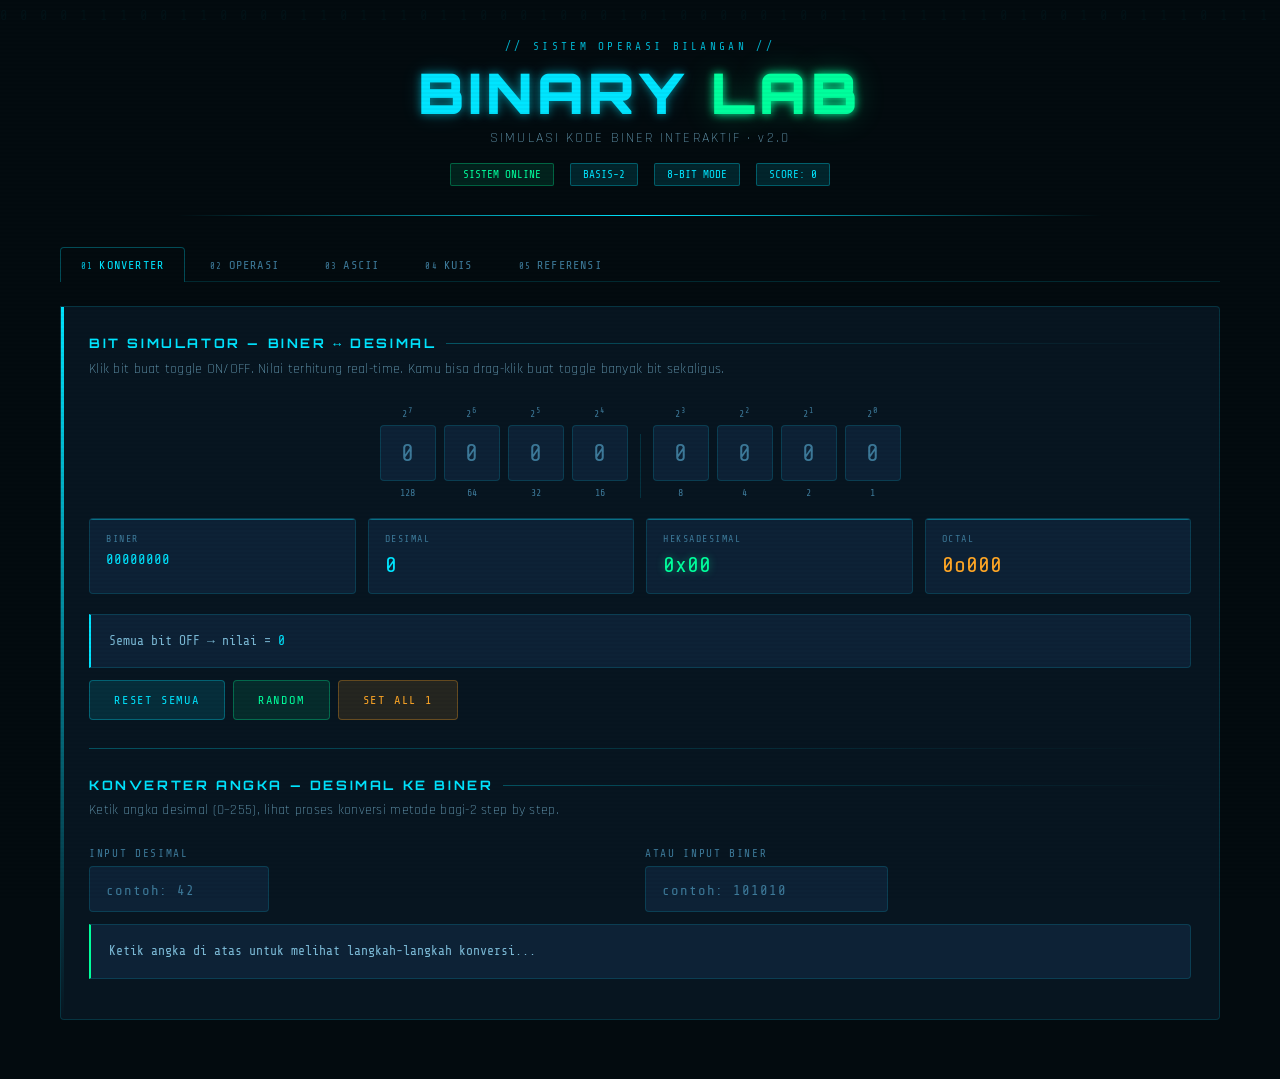
<file: layerbinary.html>
<!DOCTYPE html>
<html lang="id">
<head>
<meta charset="UTF-8">
<meta name="viewport" content="width=device-width, initial-scale=1.0">
<title>BINARY LAB — Simulasi Kode Biner Interaktif</title>
<link href="https://fonts.googleapis.com/css2?family=Share+Tech+Mono&family=Orbitron:wght@400;700;900&family=Rajdhani:wght@300;400;600;700&display=swap" rel="stylesheet">
<style>
  :root {
    --bg: #030b0f;
    --bg2: #071520;
    --bg3: #0a1e2e;
    --panel: #0d2236;
    --panel2: #0f2a40;
    --cyan: #00e5ff;
    --cyan2: #00b8d4;
    --cyan-dim: rgba(0,229,255,0.12);
    --cyan-glow: 0 0 8px rgba(0,229,255,0.5), 0 0 20px rgba(0,229,255,0.2);
    --green: #00ff9d;
    --green-dim: rgba(0,255,157,0.1);
    --amber: #ffa726;
    --amber-dim: rgba(255,167,38,0.12);
    --red: #ff4444;
    --red-dim: rgba(255,68,68,0.12);
    --text: #e0f4ff;
    --text2: #7ab8d4;
    --text3: #3d7a9a;
    --border: rgba(0,229,255,0.15);
    --border2: rgba(0,229,255,0.3);
    --mono: 'Share Tech Mono', monospace;
    --display: 'Orbitron', monospace;
    --body: 'Rajdhani', sans-serif;
  }
  *, *::before, *::after { box-sizing: border-box; margin: 0; padding: 0; }
  html { scroll-behavior: smooth; }
  body {
    background: var(--bg);
    color: var(--text);
    font-family: var(--body);
    min-height: 100vh;
    overflow-x: hidden;
    cursor: crosshair;
  }

  /* MATRIX RAIN CANVAS */
  #matrix-canvas {
    position: fixed; top: 0; left: 0;
    width: 100%; height: 100%;
    opacity: 0.035; pointer-events: none; z-index: 0;
  }

  /* SCANLINE OVERLAY */
  body::after {
    content: '';
    position: fixed; top: 0; left: 0;
    width: 100%; height: 100%;
    background: repeating-linear-gradient(0deg, transparent, transparent 2px, rgba(0,0,0,0.03) 2px, rgba(0,0,0,0.03) 4px);
    pointer-events: none; z-index: 999;
  }

  /* LAYOUT */
  .app { position: relative; z-index: 1; max-width: 1200px; margin: 0 auto; padding: 0 20px 60px; }

  /* HEADER */
  .header {
    padding: 40px 0 30px;
    text-align: center;
    position: relative;
  }
  .header::before {
    content: '';
    position: absolute; bottom: 0; left: 50%; transform: translateX(-50%);
    width: 80%; height: 1px;
    background: linear-gradient(90deg, transparent, var(--cyan), transparent);
  }
  .header-label {
    font-family: var(--mono);
    font-size: 11px; color: var(--cyan2); letter-spacing: 0.3em;
    text-transform: uppercase; margin-bottom: 12px;
    animation: blink-cursor 1.2s step-end infinite;
  }
  @keyframes blink-cursor { 50% { opacity: 0; } }
  .header h1 {
    font-family: var(--display);
    font-size: clamp(28px, 6vw, 56px);
    font-weight: 900;
    color: var(--cyan);
    text-shadow: var(--cyan-glow);
    letter-spacing: 0.08em;
    line-height: 1;
    margin-bottom: 8px;
  }
  .header h1 span { color: var(--green); text-shadow: 0 0 10px var(--green), 0 0 30px rgba(0,255,157,0.3); }
  .header-sub {
    font-family: var(--body);
    font-size: 14px; font-weight: 300;
    color: var(--text2); letter-spacing: 0.15em;
  }
  .status-bar {
    display: flex; gap: 16px; justify-content: center;
    margin-top: 16px; flex-wrap: wrap;
  }
  .status-pill {
    font-family: var(--mono); font-size: 11px;
    color: var(--cyan); border: 1px solid var(--border2);
    padding: 4px 12px; border-radius: 2px;
    background: var(--cyan-dim);
  }
  .status-pill.green { color: var(--green); border-color: rgba(0,255,157,0.3); background: var(--green-dim); }

  /* NAV TABS */
  .nav-tabs {
    display: flex; gap: 4px; margin: 30px 0 24px;
    flex-wrap: wrap;
    border-bottom: 1px solid var(--border);
    padding-bottom: 0;
  }
  .tab-btn {
    font-family: var(--mono); font-size: 12px; font-weight: 400;
    color: var(--text3); background: transparent;
    border: 1px solid transparent; border-bottom: none;
    padding: 10px 20px; cursor: pointer;
    letter-spacing: 0.1em; text-transform: uppercase;
    transition: all 0.2s; border-radius: 4px 4px 0 0;
    position: relative; bottom: -1px;
  }
  .tab-btn:hover { color: var(--cyan2); border-color: var(--border); background: var(--bg2); }
  .tab-btn.active {
    color: var(--cyan); border-color: var(--border2);
    border-bottom-color: var(--bg);
    background: var(--bg);
  }
  .tab-btn .tab-num {
    font-size: 9px; color: var(--text3);
    margin-right: 6px;
  }
  .tab-btn.active .tab-num { color: var(--cyan2); }

  /* PANELS */
  .panel {
    background: var(--bg2);
    border: 1px solid var(--border);
    border-radius: 0 4px 4px 4px;
    padding: 28px;
    position: relative;
    overflow: hidden;
  }
  .panel::before {
    content: '';
    position: absolute; top: 0; left: 0;
    width: 3px; height: 100%;
    background: linear-gradient(180deg, var(--cyan), transparent);
  }
  .section { display: none; }
  .section.active { display: block; }

  /* SECTION TITLE */
  .sec-title {
    font-family: var(--display); font-size: 13px; font-weight: 700;
    color: var(--cyan); letter-spacing: 0.2em; text-transform: uppercase;
    margin-bottom: 6px; display: flex; align-items: center; gap: 10px;
  }
  .sec-title::after {
    content: ''; flex: 1; height: 1px;
    background: linear-gradient(90deg, var(--border2), transparent);
  }
  .sec-desc {
    font-size: 14px; font-weight: 300; color: var(--text2);
    margin-bottom: 24px; line-height: 1.7; letter-spacing: 0.02em;
  }

  /* BIT DISPLAY — CORE COMPONENT */
  .bit-container { display: flex; gap: 8px; justify-content: center; flex-wrap: wrap; margin: 16px 0; }
  .bit-group { display: flex; gap: 4px; }
  .bit-unit {
    display: flex; flex-direction: column; align-items: center; gap: 6px;
  }
  .bit-pow {
    font-family: var(--mono); font-size: 10px; color: var(--text3);
    letter-spacing: 0.05em;
  }
  .bit-val-label {
    font-family: var(--mono); font-size: 10px; color: var(--text3);
  }
  .bit-btn {
    width: 56px; height: 56px;
    font-family: var(--mono); font-size: 24px; font-weight: 400;
    background: var(--panel); color: var(--text3);
    border: 1px solid var(--border);
    border-radius: 4px; cursor: pointer;
    transition: all 0.12s;
    display: flex; align-items: center; justify-content: center;
    user-select: none;
    position: relative; overflow: hidden;
  }
  .bit-btn:hover { border-color: var(--border2); color: var(--text2); }
  .bit-btn.on {
    background: var(--cyan-dim);
    border-color: var(--cyan);
    color: var(--cyan);
    box-shadow: 0 0 12px rgba(0,229,255,0.3), inset 0 0 12px rgba(0,229,255,0.05);
    text-shadow: var(--cyan-glow);
  }
  .bit-btn.on::after {
    content: '';
    position: absolute; top: 0; left: 0;
    width: 100%; height: 2px;
    background: var(--cyan);
    box-shadow: var(--cyan-glow);
  }
  .bit-btn:active { transform: scale(0.93); }
  .bit-sep {
    width: 1px; background: var(--border); margin: 0 4px; align-self: stretch;
    margin-top: 28px;
  }

  /* RESULT DISPLAY */
  .result-grid { display: grid; grid-template-columns: repeat(auto-fit, minmax(140px, 1fr)); gap: 12px; margin: 20px 0; }
  .result-card {
    background: var(--panel); border: 1px solid var(--border);
    border-radius: 4px; padding: 14px 16px;
    position: relative; overflow: hidden;
  }
  .result-card::before {
    content: ''; position: absolute; top: 0; left: 0;
    width: 100%; height: 1px; background: var(--cyan);
    opacity: 0.4;
  }
  .result-label {
    font-family: var(--mono); font-size: 10px; color: var(--text3);
    letter-spacing: 0.15em; text-transform: uppercase; margin-bottom: 8px;
  }
  .result-value {
    font-family: var(--mono); font-size: 22px; font-weight: 400;
    color: var(--cyan); word-break: break-all;
    line-height: 1.2;
  }
  .result-value.green { color: var(--green); text-shadow: 0 0 8px rgba(0,255,157,0.4); }
  .result-value.amber { color: var(--amber); }
  .result-value.sm { font-size: 14px; }

  /* STEP BOX */
  .step-box {
    background: var(--panel); border: 1px solid var(--border);
    border-left: 2px solid var(--cyan);
    border-radius: 0 4px 4px 0;
    padding: 14px 18px;
    font-family: var(--mono); font-size: 13px; color: var(--text2);
    line-height: 1.9; white-space: pre-wrap; word-break: break-all;
    min-height: 50px; margin: 12px 0;
  }
  .step-box.green { border-left-color: var(--green); }
  .step-box .hl { color: var(--cyan); font-weight: 400; }
  .step-box .hl2 { color: var(--green); }
  .step-box .hl3 { color: var(--amber); }

  /* INPUT */
  .input-row { display: flex; gap: 10px; align-items: stretch; margin: 12px 0; flex-wrap: wrap; }
  .input-field {
    flex: 1; min-width: 180px;
    background: var(--panel); border: 1px solid var(--border);
    border-radius: 4px; padding: 12px 16px;
    font-family: var(--mono); font-size: 18px; color: var(--cyan);
    outline: none; transition: border-color 0.15s;
    letter-spacing: 0.05em;
  }
  .input-field::placeholder { color: var(--text3); font-size: 14px; }
  .input-field:focus { border-color: var(--cyan); box-shadow: 0 0 0 2px rgba(0,229,255,0.1); }
  .input-label {
    font-family: var(--mono); font-size: 11px; color: var(--text3);
    letter-spacing: 0.15em; text-transform: uppercase;
    margin-bottom: 6px;
  }
  .input-group { flex: 1; min-width: 160px; }

  /* BUTTON */
  .btn {
    font-family: var(--mono); font-size: 12px; letter-spacing: 0.15em;
    text-transform: uppercase; color: var(--cyan);
    background: var(--cyan-dim); border: 1px solid var(--border2);
    padding: 12px 24px; border-radius: 4px; cursor: pointer;
    transition: all 0.15s; white-space: nowrap;
  }
  .btn:hover { background: rgba(0,229,255,0.2); box-shadow: var(--cyan-glow); }
  .btn:active { transform: scale(0.97); }
  .btn.green { color: var(--green); background: var(--green-dim); border-color: rgba(0,255,157,0.3); }
  .btn.green:hover { box-shadow: 0 0 12px rgba(0,255,157,0.3); }
  .btn.amber { color: var(--amber); background: var(--amber-dim); border-color: rgba(255,167,38,0.3); }
  .btn.red { color: var(--red); background: var(--red-dim); border-color: rgba(255,68,68,0.3); }
  .btn.full { width: 100%; text-align: center; }
  .btn-row { display: flex; gap: 8px; flex-wrap: wrap; margin: 12px 0; }

  /* DIVIDER */
  .divider {
    height: 1px; background: linear-gradient(90deg, var(--border2), transparent);
    margin: 28px 0;
  }

  /* GRID LAYOUT */
  .two-col { display: grid; grid-template-columns: 1fr 1fr; gap: 20px; }
  @media (max-width: 640px) { .two-col { grid-template-columns: 1fr; } }

  /* OPERATION DISPLAY */
  .op-display {
    font-family: var(--mono); font-size: 18px; line-height: 2;
    padding: 20px; background: var(--panel);
    border: 1px solid var(--border); border-radius: 4px;
    text-align: right; letter-spacing: 0.1em;
  }
  .op-row { display: flex; justify-content: space-between; align-items: center; }
  .op-label-col { color: var(--text3); font-size: 13px; letter-spacing: 0.05em; text-align: left; min-width: 60px; }
  .op-val { color: var(--text2); letter-spacing: 0.15em; }
  .op-val .bit-1 { color: var(--cyan); text-shadow: 0 0 6px rgba(0,229,255,0.4); }
  .op-val .bit-0 { color: var(--text3); }
  .op-line { border-top: 1px solid var(--border2); margin: 8px 0; }
  .op-result { color: var(--green); font-size: 20px; text-shadow: 0 0 8px rgba(0,255,157,0.3); }

  /* OP SELECTOR */
  .op-selector { display: flex; gap: 6px; margin: 12px 0; flex-wrap: wrap; }
  .op-btn {
    font-family: var(--mono); font-size: 13px; letter-spacing: 0.1em;
    color: var(--text2); background: var(--panel);
    border: 1px solid var(--border); padding: 8px 18px;
    border-radius: 4px; cursor: pointer; transition: all 0.15s;
  }
  .op-btn:hover { border-color: var(--border2); color: var(--text); }
  .op-btn.active {
    color: var(--cyan); border-color: var(--cyan);
    background: var(--cyan-dim);
    box-shadow: 0 0 8px rgba(0,229,255,0.2);
  }
  .op-btn.green.active { color: var(--green); border-color: var(--green); background: var(--green-dim); }
  .op-btn.amber.active { color: var(--amber); border-color: var(--amber); background: var(--amber-dim); }
  .op-btn.red.active { color: var(--red); border-color: var(--red); background: var(--red-dim); }

  /* TRUTH TABLE */
  .truth-table { width: 100%; border-collapse: collapse; font-family: var(--mono); font-size: 13px; }
  .truth-table th {
    color: var(--text3); font-size: 11px; letter-spacing: 0.15em; text-transform: uppercase;
    padding: 10px 14px; border-bottom: 1px solid var(--border); text-align: center;
    font-weight: 400;
  }
  .truth-table td {
    color: var(--text2); padding: 8px 14px; text-align: center;
    border-bottom: 1px solid rgba(0,229,255,0.05); transition: background 0.1s;
  }
  .truth-table tr:hover td { background: var(--bg3); }
  .truth-table .c1 { color: var(--cyan); }
  .truth-table .g1 { color: var(--green); text-shadow: 0 0 6px rgba(0,255,157,0.3); }
  .truth-table .r0 { color: var(--text3); }

  /* ASCII TABLE */
  .ascii-grid {
    display: grid; grid-template-columns: repeat(auto-fill, minmax(110px, 1fr)); gap: 6px;
    max-height: 360px; overflow-y: auto; padding: 4px;
  }
  .ascii-grid::-webkit-scrollbar { width: 4px; }
  .ascii-grid::-webkit-scrollbar-track { background: var(--panel); }
  .ascii-grid::-webkit-scrollbar-thumb { background: var(--border2); border-radius: 2px; }
  .ascii-cell {
    background: var(--panel); border: 1px solid var(--border);
    border-radius: 3px; padding: 8px 10px; cursor: pointer;
    transition: all 0.1s;
    display: flex; flex-direction: column; gap: 2px;
  }
  .ascii-cell:hover { border-color: var(--cyan); background: var(--cyan-dim); }
  .ascii-cell.selected { border-color: var(--green); background: var(--green-dim); }
  .ascii-char { font-family: var(--mono); font-size: 18px; color: var(--cyan); line-height: 1; }
  .ascii-dec { font-family: var(--mono); font-size: 10px; color: var(--text3); }
  .ascii-bin { font-family: var(--mono); font-size: 9px; color: var(--text2); word-break: break-all; }

  /* TEXT TO BINARY */
  .text-bin-output {
    font-family: var(--mono); font-size: 12px; color: var(--text2);
    background: var(--panel); border: 1px solid var(--border);
    padding: 16px; border-radius: 4px;
    line-height: 2.2; word-break: break-all; min-height: 80px;
    max-height: 200px; overflow-y: auto;
  }
  .text-bin-char { color: var(--cyan); }
  .text-bin-bits { color: var(--text2); }
  .text-bin-sep { color: var(--text3); }

  /* QUIZ */
  .quiz-question {
    font-family: var(--display); font-size: 14px; color: var(--text);
    letter-spacing: 0.05em; line-height: 1.8;
    margin-bottom: 20px; min-height: 60px;
  }
  .quiz-question .q-code {
    color: var(--cyan); text-shadow: 0 0 6px rgba(0,229,255,0.3);
    font-size: 28px; display: block; margin: 8px 0;
    letter-spacing: 0.2em;
  }
  .quiz-opts { display: grid; grid-template-columns: 1fr 1fr; gap: 10px; }
  @media (max-width: 480px) { .quiz-opts { grid-template-columns: 1fr; } }
  .quiz-opt {
    background: var(--panel); border: 1px solid var(--border);
    font-family: var(--mono); font-size: 16px; color: var(--text2);
    padding: 14px 18px; border-radius: 4px; cursor: pointer;
    text-align: center; letter-spacing: 0.1em;
    transition: all 0.12s; position: relative; overflow: hidden;
  }
  .quiz-opt:hover { border-color: var(--border2); color: var(--text); background: var(--bg3); }
  .quiz-opt.correct { border-color: var(--green); color: var(--green); background: var(--green-dim); box-shadow: 0 0 12px rgba(0,255,157,0.2); }
  .quiz-opt.wrong { border-color: var(--red); color: var(--red); background: var(--red-dim); }
  .quiz-opt.revealed { border-color: var(--green); color: var(--green); background: var(--green-dim); }

  .quiz-feedback {
    margin-top: 16px; padding: 12px 16px;
    font-family: var(--mono); font-size: 13px; border-radius: 4px;
    display: none; letter-spacing: 0.05em; line-height: 1.6;
  }
  .quiz-feedback.show { display: block; }
  .quiz-feedback.ok { border: 1px solid rgba(0,255,157,0.3); color: var(--green); background: var(--green-dim); }
  .quiz-feedback.no { border: 1px solid rgba(255,68,68,0.3); color: var(--red); background: var(--red-dim); }

  /* SCORE */
  .score-display {
    display: flex; align-items: center; gap: 16px; margin-bottom: 24px;
    flex-wrap: wrap;
  }
  .score-nums { font-family: var(--mono); font-size: 13px; color: var(--text2); }
  .score-nums .s-big { font-size: 28px; color: var(--cyan); font-weight: 400; }
  .score-bar-outer { flex: 1; min-width: 100px; height: 4px; background: var(--panel); border-radius: 2px; }
  .score-bar-inner { height: 100%; background: linear-gradient(90deg, var(--cyan), var(--green)); border-radius: 2px; transition: width 0.4s ease; }
  .streak-badge {
    font-family: var(--mono); font-size: 11px; color: var(--amber);
    border: 1px solid rgba(255,167,38,0.3); background: var(--amber-dim);
    padding: 4px 12px; border-radius: 2px; letter-spacing: 0.1em;
  }

  .level-btns { display: flex; gap: 6px; flex-wrap: wrap; }
  .lvl-btn {
    font-family: var(--mono); font-size: 11px; letter-spacing: 0.1em;
    color: var(--text3); background: var(--panel); border: 1px solid var(--border);
    padding: 6px 14px; border-radius: 2px; cursor: pointer; transition: all 0.15s;
    text-transform: uppercase;
  }
  .lvl-btn:hover { color: var(--text2); border-color: var(--border2); }
  .lvl-btn.active { color: var(--cyan); border-color: var(--cyan); background: var(--cyan-dim); }

  /* PROGRESS RING */
  .progress-ring-wrap { display: flex; gap: 24px; align-items: center; flex-wrap: wrap; margin-bottom: 20px; }
  .ring-svg { flex-shrink: 0; }
  .ring-track { fill: none; stroke: var(--panel); stroke-width: 6; }
  .ring-fill { fill: none; stroke: var(--cyan); stroke-width: 6; stroke-linecap: round; transition: stroke-dashoffset 0.5s ease; transform-origin: center; transform: rotate(-90deg); }
  .ring-center { font-family: var(--mono); font-size: 14px; fill: var(--cyan); text-anchor: middle; dominant-baseline: middle; }
  .ring-sub { font-family: var(--mono); font-size: 9px; fill: var(--text3); text-anchor: middle; }

  /* CHEATSHEET */
  .cheat-table { width: 100%; border-collapse: collapse; }
  .cheat-table th {
    font-family: var(--mono); font-size: 10px; letter-spacing: 0.15em; text-transform: uppercase;
    color: var(--text3); padding: 10px 12px; border-bottom: 1px solid var(--border);
    text-align: left; font-weight: 400;
  }
  .cheat-table td {
    font-family: var(--mono); font-size: 13px; padding: 8px 12px;
    border-bottom: 1px solid rgba(0,229,255,0.04); color: var(--text2);
    transition: background 0.1s;
  }
  .cheat-table tr:hover td { background: var(--bg3); }
  .cheat-table .td-dec { color: var(--amber); font-size: 14px; }
  .cheat-table .td-bin { color: var(--cyan); letter-spacing: 0.1em; }
  .cheat-table .td-hex { color: var(--green); }
  .cheat-table .td-note { color: var(--text3); font-size: 11px; }

  .pow-grid {
    display: grid; grid-template-columns: repeat(auto-fill, minmax(100px, 1fr)); gap: 8px;
    margin: 16px 0;
  }
  .pow-card {
    background: var(--panel); border: 1px solid var(--border); border-radius: 4px;
    padding: 12px; text-align: center;
  }
  .pow-card .p-exp { font-family: var(--mono); font-size: 11px; color: var(--text3); margin-bottom: 4px; }
  .pow-card .p-val { font-family: var(--mono); font-size: 17px; color: var(--cyan); font-weight: 400; }

  /* TOAST */
  .toast {
    position: fixed; bottom: 30px; right: 30px; z-index: 1000;
    font-family: var(--mono); font-size: 13px;
    background: var(--panel); border: 1px solid var(--cyan);
    color: var(--cyan); padding: 12px 20px; border-radius: 4px;
    box-shadow: var(--cyan-glow); letter-spacing: 0.08em;
    transform: translateY(100px); opacity: 0;
    transition: all 0.3s ease; pointer-events: none;
  }
  .toast.show { transform: translateY(0); opacity: 1; }
  .toast.green { border-color: var(--green); color: var(--green); box-shadow: 0 0 12px rgba(0,255,157,0.3); }

  /* ANIMATIONS */
  @keyframes fadeIn { from { opacity: 0; transform: translateY(10px); } to { opacity: 1; transform: translateY(0); } }
  .section.active { animation: fadeIn 0.25s ease; }

  @keyframes glitch {
    0% { text-shadow: 0 0 8px rgba(0,229,255,0.5), 0 0 20px rgba(0,229,255,0.2); }
    20% { text-shadow: -2px 0 rgba(255,68,68,0.7), 2px 0 rgba(0,229,255,0.7); }
    40% { text-shadow: 0 0 8px rgba(0,229,255,0.5), 0 0 20px rgba(0,229,255,0.2); }
    60% { text-shadow: 2px 0 rgba(0,255,157,0.7), -2px 0 rgba(0,229,255,0.7); }
    80% { text-shadow: 0 0 8px rgba(0,229,255,0.5), 0 0 20px rgba(0,229,255,0.2); }
  }
  .header h1:hover { animation: glitch 0.5s ease; }

  /* SCROLLBAR */
  ::-webkit-scrollbar { width: 6px; height: 6px; }
  ::-webkit-scrollbar-track { background: var(--bg); }
  ::-webkit-scrollbar-thumb { background: var(--border2); border-radius: 3px; }

  /* RESPONSIVE BITS */
  @media (max-width: 600px) {
    .bit-btn { width: 44px; height: 44px; font-size: 20px; }
    .panel { padding: 18px; }
  }
  @media (max-width: 400px) {
    .bit-btn { width: 36px; height: 36px; font-size: 18px; }
  }

  .info-block {
    background: var(--panel); border: 1px solid var(--border);
    border-left: 2px solid var(--amber); border-radius: 0 4px 4px 0;
    padding: 12px 16px; margin: 12px 0;
    font-size: 14px; color: var(--text2); line-height: 1.7;
    font-weight: 300; letter-spacing: 0.02em;
  }
  .info-block strong { color: var(--amber); font-weight: 600; }
  .info-block code { font-family: var(--mono); color: var(--cyan); font-size: 13px; }

  .tag { display: inline-block; font-family: var(--mono); font-size: 10px; letter-spacing: 0.1em;
    color: var(--cyan2); border: 1px solid var(--border); padding: 2px 8px; border-radius: 2px;
    background: var(--cyan-dim); margin: 2px; }
  .tag.green { color: var(--green); border-color: rgba(0,255,157,0.2); background: var(--green-dim); }
  .tag.amber { color: var(--amber); border-color: rgba(255,167,38,0.2); background: var(--amber-dim); }
</style>
</head>
<body>
<canvas id="matrix-canvas"></canvas>

<div class="app">
  <div class="header">
    <div class="header-label">// SISTEM OPERASI BILANGAN //</div>
    <h1>BINARY <span>LAB</span></h1>
    <div class="header-sub">SIMULASI KODE BINER INTERAKTIF · v2.0</div>
    <div class="status-bar">
      <div class="status-pill green">SISTEM ONLINE</div>
      <div class="status-pill">BASIS-2</div>
      <div class="status-pill">8-BIT MODE</div>
      <div class="status-pill" id="session-score">SCORE: 0</div>
    </div>
  </div>

  <div class="nav-tabs">
    <button class="tab-btn active" onclick="showTab('t1')"><span class="tab-num">01</span>KONVERTER</button>
    <button class="tab-btn" onclick="showTab('t2')"><span class="tab-num">02</span>OPERASI</button>
    <button class="tab-btn" onclick="showTab('t3')"><span class="tab-num">03</span>ASCII</button>
    <button class="tab-btn" onclick="showTab('t4')"><span class="tab-num">04</span>KUIS</button>
    <button class="tab-btn" onclick="showTab('t5')"><span class="tab-num">05</span>REFERENSI</button>
  </div>

  <div class="panel">

    <!-- TAB 1: KONVERTER -->
    <div class="section active" id="t1">
      <div class="sec-title">BIT SIMULATOR — Biner ↔ Desimal</div>
      <div class="sec-desc">Klik bit buat toggle ON/OFF. Nilai terhitung real-time. Kamu bisa drag-klik buat toggle banyak bit sekaligus.</div>

      <div id="bit-container" class="bit-container"></div>

      <div class="result-grid" id="conv-results">
        <div class="result-card">
          <div class="result-label">BINER</div>
          <div class="result-value sm" id="r-bin">00000000</div>
        </div>
        <div class="result-card">
          <div class="result-label">DESIMAL</div>
          <div class="result-value" id="r-dec">0</div>
        </div>
        <div class="result-card">
          <div class="result-label">HEKSADESIMAL</div>
          <div class="result-value green" id="r-hex">0x00</div>
        </div>
        <div class="result-card">
          <div class="result-label">OCTAL</div>
          <div class="result-value amber" id="r-oct">0o000</div>
        </div>
      </div>

      <div class="step-box" id="r-step">Tap bit di atas untuk mulai — setiap bit yang aktif (ON) nilainya ditambahkan ke total.</div>

      <div class="btn-row">
        <button class="btn" onclick="resetBits()">RESET SEMUA</button>
        <button class="btn green" onclick="randomBits()">RANDOM</button>
        <button class="btn amber" onclick="setBitsFromVal(255)">SET ALL 1</button>
      </div>

      <div class="divider"></div>

      <div class="sec-title">KONVERTER ANGKA — Desimal ke Biner</div>
      <div class="sec-desc">Ketik angka desimal (0–255), lihat proses konversi metode bagi-2 step by step.</div>

      <div class="input-row">
        <div class="input-group">
          <div class="input-label">INPUT DESIMAL</div>
          <input type="number" class="input-field" id="d2b-input" min="0" max="255" placeholder="contoh: 42" oninput="d2bConvert()">
        </div>
        <div class="input-group">
          <div class="input-label">ATAU INPUT BINER</div>
          <input type="text" class="input-field" id="b2d-input" placeholder="contoh: 101010" oninput="b2dConvert()" maxlength="8">
        </div>
      </div>

      <div class="result-grid" id="conv2-results" style="display:none"></div>
      <div class="step-box green" id="d2b-steps">Ketik angka di atas untuk melihat langkah-langkah konversi...</div>
    </div>

    <!-- TAB 2: OPERASI BINER -->
    <div class="section" id="t2">
      <div class="sec-title">OPERASI BITWISE</div>
      <div class="sec-desc">Pelajari AND, OR, XOR, NOT, dan Bit Shift — operasi fundamental yang dipakai CPU setiap detik.</div>

      <div class="op-selector" id="op-selector">
        <button class="op-btn active" onclick="setOp('AND')">AND</button>
        <button class="op-btn green" onclick="setOp('OR')">OR</button>
        <button class="op-btn amber" onclick="setOp('XOR')">XOR</button>
        <button class="op-btn red" onclick="setOp('NOT')">NOT</button>
        <button class="op-btn" onclick="setOp('SHL')">SHIFT ←</button>
        <button class="op-btn" onclick="setOp('SHR')">SHIFT →</button>
      </div>

      <div class="info-block" id="op-info">
        <strong>AND</strong> — Output = 1 hanya jika <strong>kedua</strong> input = 1. Dipakai untuk masking bit. Contoh: <code>1100 AND 1010 = 1000</code>
      </div>

      <div class="two-col">
        <div>
          <div id="op-inputs">
            <div style="margin-bottom:16px">
              <div class="input-label">INPUT A</div>
              <input type="text" class="input-field" id="op-a" placeholder="00001111" maxlength="8" oninput="calcOp()" value="11001010">
            </div>
            <div id="op-b-wrap">
              <div class="input-label">INPUT B</div>
              <input type="text" class="input-field" id="op-b" placeholder="11110000" maxlength="8" oninput="calcOp()" value="10110011">
            </div>
          </div>
        </div>
        <div>
          <div class="op-display" id="op-display"></div>
        </div>
      </div>

      <div class="step-box" id="op-explain"></div>

      <div class="divider"></div>

      <div class="sec-title">TABEL KEBENARAN</div>
      <div id="truth-wrap"></div>
    </div>

    <!-- TAB 3: ASCII -->
    <div class="section" id="t3">
      <div class="sec-title">ASCII ENCODER</div>
      <div class="sec-desc">Setiap karakter teks punya kode biner tersendiri. Begini cara teks kamu disimpan di komputer.</div>

      <div class="input-row">
        <div class="input-group" style="flex:2">
          <div class="input-label">KETIK TEKS</div>
          <input type="text" class="input-field" id="ascii-input" placeholder="Halo Dunia" oninput="encodeText()" value="Halo">
        </div>
        <button class="btn" onclick="copyBinText()" style="align-self:flex-end">COPY BIN</button>
      </div>

      <div class="input-label" style="margin-top:16px">HASIL ENCODING</div>
      <div class="text-bin-output" id="bin-text-output">—</div>

      <div class="result-grid" id="ascii-stats" style="margin-top:12px">
        <div class="result-card">
          <div class="result-label">TOTAL KARAKTER</div>
          <div class="result-value" id="asc-chars">0</div>
        </div>
        <div class="result-card">
          <div class="result-label">TOTAL BYTE</div>
          <div class="result-value green" id="asc-bytes">0</div>
        </div>
        <div class="result-card">
          <div class="result-label">TOTAL BIT</div>
          <div class="result-value amber" id="asc-bits">0</div>
        </div>
      </div>

      <div class="divider"></div>

      <div class="sec-title">TABEL ASCII PRINTABLE</div>
      <div class="sec-desc">Klik karakter untuk load ke simulator bit di tab Konverter.</div>
      <div class="ascii-grid" id="ascii-table"></div>
    </div>

    <!-- TAB 4: KUIS -->
    <div class="section" id="t4">
      <div class="sec-title">BINARY CHALLENGE</div>

      <div class="progress-ring-wrap">
        <svg class="ring-svg" width="80" height="80" viewBox="0 0 80 80">
          <circle class="ring-track" cx="40" cy="40" r="33"/>
          <circle class="ring-fill" id="ring-fill" cx="40" cy="40" r="33" stroke-dasharray="207.3" stroke-dashoffset="207.3"/>
          <text class="ring-center" x="40" y="37" id="ring-pct">0%</text>
          <text class="ring-sub" x="40" y="52">akurasi</text>
        </svg>
        <div class="score-display" style="flex:1; margin:0;">
          <div>
            <div class="score-nums"><span class="s-big" id="q-score">0</span> / <span id="q-total">0</span></div>
            <div style="font-family:var(--mono);font-size:11px;color:var(--text3);margin-top:4px;letter-spacing:0.1em">BENAR / TOTAL</div>
          </div>
          <div style="flex:1; min-width:80px;">
            <div class="score-bar-outer"><div class="score-bar-inner" id="score-bar" style="width:0%"></div></div>
          </div>
          <div class="streak-badge" id="streak-badge">🔥 STREAK: 0</div>
        </div>
      </div>

      <div style="display:flex; gap:12px; align-items:center; margin-bottom:20px; flex-wrap:wrap;">
        <div style="font-family:var(--mono);font-size:11px;color:var(--text3);letter-spacing:0.1em">LEVEL:</div>
        <div class="level-btns">
          <button class="lvl-btn active" id="lvl-easy" onclick="setQuizLevel('easy')">MUDAH (0–15)</button>
          <button class="lvl-btn" id="lvl-med" onclick="setQuizLevel('med')">SEDANG (0–63)</button>
          <button class="lvl-btn" id="lvl-hard" onclick="setQuizLevel('hard')">SUSAH (0–255)</button>
        </div>
        <div style="font-family:var(--mono);font-size:11px;color:var(--text3);letter-spacing:0.1em">MODE:</div>
        <div class="level-btns">
          <button class="lvl-btn active" id="mode-b2d" onclick="setQuizMode('b2d')">BIN→DEC</button>
          <button class="lvl-btn" id="mode-d2b" onclick="setQuizMode('d2b')">DEC→BIN</button>
          <button class="lvl-btn" id="mode-mix" onclick="setQuizMode('mix')">MIX</button>
        </div>
      </div>

      <div class="quiz-question" id="quiz-q"></div>
      <div class="quiz-opts" id="quiz-opts"></div>
      <div class="quiz-feedback" id="quiz-fb"></div>
      <div class="btn-row" style="margin-top:16px">
        <button class="btn green" id="next-q-btn" onclick="nextQuestion()" style="display:none">SOAL BERIKUTNYA →</button>
        <button class="btn amber" onclick="resetQuiz()">RESET SKOR</button>
      </div>
    </div>

    <!-- TAB 5: REFERENSI -->
    <div class="section" id="t5">
      <div class="sec-title">PANGKAT DUA PENTING</div>
      <div class="pow-grid" id="pow-grid"></div>

      <div class="divider"></div>

      <div class="sec-title">TABEL REFERENSI 0–31</div>
      <div style="overflow-x:auto">
        <table class="cheat-table" id="cheat-table"></table>
      </div>

      <div class="divider"></div>

      <div class="sec-title">TIPS CEPAT</div>
      <div style="display:flex; flex-wrap:wrap; gap:8px; margin-bottom:16px;">
        <span class="tag green">bit terakhir 1 = ganjil</span>
        <span class="tag green">bit terakhir 0 = genap</span>
        <span class="tag">SHL ×2</span>
        <span class="tag">SHR ÷2</span>
        <span class="tag amber">4 bit = 1 nibble</span>
        <span class="tag amber">8 bit = 1 byte</span>
        <span class="tag">NOT = flip semua bit</span>
        <span class="tag green">0xFF = 255</span>
      </div>

      <div class="info-block">
        <strong>TRICK HAFAL CEPAT:</strong> Pangkat 2 itu angkanya selalu diawali 1 dan diikuti 0: <code>1, 10, 100, 1000, 10000...</code>  
        Makanya gampang: jumlah digit biner = eksponen + 1.
      </div>
      <div class="info-block">
        <strong>SIGN BIT:</strong> Dalam sistem <em>signed</em> (bilangan negatif), bit paling kiri = tanda. <code>0</code> = positif, <code>1</code> = negatif. Contoh: <code>10000001</code> = -127 (dalam two's complement).
      </div>
      <div class="info-block">
        <strong>TWO'S COMPLEMENT:</strong> Cara komputer simpan angka negatif. Flip semua bit (NOT) lalu tambah 1. Contoh: <code>-5</code> = NOT(00000101) + 1 = 11111010 + 1 = <code>11111011</code>
      </div>
    </div>

  </div><!-- end panel -->
</div><!-- end app -->

<div class="toast" id="toast"></div>

<script>
// ==============================
// MATRIX RAIN
// ==============================
(function(){
  const c = document.getElementById('matrix-canvas');
  const ctx = c.getContext('2d');
  let cols, drops;
  function init(){
    c.width = window.innerWidth;
    c.height = window.innerHeight;
    cols = Math.floor(c.width / 20);
    drops = Array(cols).fill(1);
  }
  function draw(){
    ctx.fillStyle = 'rgba(3,11,15,0.05)';
    ctx.fillRect(0,0,c.width,c.height);
    ctx.fillStyle = '#00e5ff';
    ctx.font = '14px Share Tech Mono';
    drops.forEach((y,i)=>{
      const txt = Math.random() > 0.5 ? '1' : '0';
      ctx.fillText(txt, i*20, y*20);
      if(y*20 > c.height && Math.random() > 0.975) drops[i] = 0;
      drops[i]++;
    });
  }
  init();
  setInterval(draw, 60);
  window.addEventListener('resize', init);
})();

// ==============================
// GLOBAL STATE
// ==============================
let bits = [0,0,0,0,0,0,0,0];
const pows = [128,64,32,16,8,4,2,1];
let quizLevel = 'easy', quizMode = 'b2d';
let qScore = 0, qTotal = 0, qStreak = 0, qAnswered = false;
let currentOp = 'AND';

// ==============================
// TAB SYSTEM
// ==============================
function showTab(id){
  document.querySelectorAll('.section').forEach(s=>s.classList.remove('active'));
  document.querySelectorAll('.tab-btn').forEach(b=>b.classList.remove('active'));
  document.getElementById(id).classList.add('active');
  const tabs = ['t1','t2','t3','t4','t5'];
  const idx = tabs.indexOf(id);
  document.querySelectorAll('.tab-btn')[idx].classList.add('active');
}

// ==============================
// BIT SIMULATOR
// ==============================
function initBitSim(){
  const cont = document.getElementById('bit-container');
  cont.innerHTML = '';
  pows.forEach((p,i)=>{
    if(i===4){
      const sep = document.createElement('div');
      sep.className = 'bit-sep'; cont.appendChild(sep);
    }
    const unit = document.createElement('div'); unit.className = 'bit-unit';
    const expText = 7-i;
    unit.innerHTML = `
      <div class="bit-pow">2<sup>${expText}</sup></div>
      <button class="bit-btn" id="b${i}" onclick="toggleBit(${i})" onmouseenter="dragToggle(${i})" >0</button>
      <div class="bit-val-label">${p}</div>`;
    cont.appendChild(unit);
  });
  updateBitDisplay();
}

let isDragging = false;
document.addEventListener('mousedown',()=>isDragging=false);
document.addEventListener('mouseup',()=>isDragging=false);
function dragToggle(i){
  if(isDragging){ toggleBit(i); }
}
document.getElementById('bit-container')?.addEventListener('mousedown', e=>{
  if(e.target.classList.contains('bit-btn')){
    isDragging = true;
    const i = parseInt(e.target.id.replace('b',''));
    toggleBit(i);
    e.preventDefault();
  }
});

function toggleBit(i){
  bits[i] = bits[i]?0:1;
  const btn = document.getElementById('b'+i);
  btn.textContent = bits[i];
  btn.className = 'bit-btn' + (bits[i]?' on':'');
  updateBitDisplay();
}

function updateBitDisplay(){
  const dec = bits.reduce((s,b,i)=>s+b*pows[i],0);
  const binStr = bits.join('');
  document.getElementById('r-bin').textContent = binStr;
  document.getElementById('r-dec').textContent = dec;
  document.getElementById('r-hex').textContent = '0x'+dec.toString(16).toUpperCase().padStart(2,'0');
  document.getElementById('r-oct').textContent = '0o'+dec.toString(8).padStart(3,'0');
  const active = bits.map((b,i)=>b?pows[i]:null).filter(v=>v!==null);
  if(active.length===0){
    document.getElementById('r-step').innerHTML = 'Semua bit OFF → nilai = <span class="hl">0</span>';
  } else {
    const expr = active.join(' + ');
    document.getElementById('r-step').innerHTML =
      `<span class="hl">${active.join('</span> + <span class="hl">')}</span> = <span class="hl2">${dec}</span>\n\nBiner: ${binStr} | Desimal: ${dec} | Hex: 0x${dec.toString(16).toUpperCase()}`;
  }
}

function setBitsFromVal(n){
  n = Math.max(0,Math.min(255,n));
  const binStr = n.toString(2).padStart(8,'0');
  bits = binStr.split('').map(Number);
  bits.forEach((b,i)=>{
    const btn=document.getElementById('b'+i);
    if(btn){ btn.textContent=b; btn.className='bit-btn'+(b?' on':''); }
  });
  updateBitDisplay();
}

function resetBits(){ setBitsFromVal(0); showToast('RESET — semua bit OFF'); }
function randomBits(){ setBitsFromVal(Math.floor(Math.random()*256)); showToast('RANDOM bits generated!'); }

// ==============================
// DEC ↔ BIN CONVERTER
// ==============================
function d2bConvert(){
  const raw = document.getElementById('d2b-input').value;
  const n = parseInt(raw);
  if(raw===''||isNaN(n)||n<0||n>255){
    document.getElementById('d2b-steps').innerHTML = 'Masukkan angka desimal antara 0 dan 255.';
    document.getElementById('conv2-results').style.display='none'; return;
  }
  document.getElementById('b2d-input').value='';
  const binStr = n.toString(2);
  const padded = binStr.padStart(8,'0');
  let steps = `<span class="hl">Metode Pembagian 2 (Baca sisa dari bawah ke atas):</span>\n\n`;
  let cur=n, rems=[];
  if(n===0){ steps += '0 ÷ 2 = 0 sisa <span class="hl">0</span>'; }
  else {
    while(cur>0){
      const rem=cur%2, q=Math.floor(cur/2);
      steps += `${cur} ÷ 2 = ${q} sisa <span class="hl">${rem}</span>\n`;
      rems.unshift(rem); cur=q;
    }
    steps += `\n→ Baca sisa dari bawah: <span class="hl2">${rems.join('')}</span>\n`;
    steps += `→ Pad 8-bit: <span class="hl3">${padded}</span> = <span class="hl2">${n}</span>`;
  }
  document.getElementById('d2b-steps').innerHTML = steps;
  const r = document.getElementById('conv2-results');
  r.style.display='grid';
  r.innerHTML = `
    <div class="result-card"><div class="result-label">BINER</div><div class="result-value sm">${padded}</div></div>
    <div class="result-card"><div class="result-label">DESIMAL</div><div class="result-value">${n}</div></div>
    <div class="result-card"><div class="result-label">HEX</div><div class="result-value green">0x${n.toString(16).toUpperCase().padStart(2,'0')}</div></div>
    <div class="result-card"><div class="result-label">OCTAL</div><div class="result-value amber">0o${n.toString(8).padStart(3,'0')}</div></div>
  `;
  setBitsFromVal(n);
}

function b2dConvert(){
  const raw = document.getElementById('b2d-input').value.trim();
  if(!/^[01]+$/.test(raw)){
    document.getElementById('d2b-steps').innerHTML = 'Hanya karakter 0 dan 1 yang valid.';
    document.getElementById('conv2-results').style.display='none'; return;
  }
  document.getElementById('d2b-input').value='';
  const n = parseInt(raw,2);
  const padded = raw.padStart(8,'0');
  let steps = `<span class="hl">Metode Nilai Tempat (Pangkat 2):</span>\n\n`;
  const bits8 = padded.slice(-8).split('');
  const powsLocal = [128,64,32,16,8,4,2,1];
  let parts=[], sum=0;
  bits8.forEach((b,i)=>{ if(b==='1'){ parts.push(`<span class="hl">${powsLocal[i]}</span>`); sum+=powsLocal[i]; }});
  if(parts.length===0) steps += 'Semua bit 0 → nilai = <span class="hl">0</span>';
  else {
    steps += `Bit aktif: ${parts.join(' + ')}\n= <span class="hl2">${sum}</span>`;
  }
  document.getElementById('d2b-steps').innerHTML = steps;
  const r = document.getElementById('conv2-results');
  r.style.display='grid';
  r.innerHTML = `
    <div class="result-card"><div class="result-label">BINER INPUT</div><div class="result-value sm">${padded}</div></div>
    <div class="result-card"><div class="result-label">DESIMAL</div><div class="result-value">${n}</div></div>
    <div class="result-card"><div class="result-label">HEX</div><div class="result-value green">0x${n.toString(16).toUpperCase().padStart(2,'0')}</div></div>
    <div class="result-card"><div class="result-label">OCTAL</div><div class="result-value amber">0o${n.toString(8)}</div></div>
  `;
  setBitsFromVal(n);
}

// ==============================
// BITWISE OPERATIONS
// ==============================
const opInfos = {
  AND: '<strong>AND</strong> — Output 1 hanya jika <strong>kedua</strong> input = 1. Dipakai untuk bit masking. Contoh: <code>1100 AND 1010 = 1000</code>',
  OR:  '<strong>OR</strong> — Output 1 jika <strong>salah satu atau kedua</strong> input = 1. Dipakai untuk set bit. Contoh: <code>1100 OR 1010 = 1110</code>',
  XOR: '<strong>XOR</strong> (Exclusive OR) — Output 1 jika input <strong>berbeda</strong>. Dipakai untuk toggle bit & enkripsi. Contoh: <code>1100 XOR 1010 = 0110</code>',
  NOT: '<strong>NOT</strong> — Flip <strong>semua bit</strong> (bitwise complement). Cuma butuh 1 input. Contoh: <code>NOT 10110011 = 01001100</code>',
  SHL: '<strong>SHIFT LEFT (SHL / &lt;&lt;)</strong> — Geser bit ke kiri, isi kanan dengan 0. Efeknya = kalikan dengan 2. Contoh: <code>00000101 &lt;&lt; 1 = 00001010</code> (5 × 2 = 10)',
  SHR: '<strong>SHIFT RIGHT (SHR / &gt;&gt;)</strong> — Geser bit ke kanan, buang bit terakhir. Efeknya = bagi dengan 2. Contoh: <code>00001010 &gt;&gt; 1 = 00000101</code> (10 ÷ 2 = 5)'
};

function setOp(op){
  currentOp = op;
  document.querySelectorAll('.op-btn').forEach(b=>b.classList.remove('active'));
  const idx = ['AND','OR','XOR','NOT','SHL','SHR'].indexOf(op);
  document.querySelectorAll('.op-btn')[idx].classList.add('active');
  document.getElementById('op-info').innerHTML = opInfos[op];
  const bWrap = document.getElementById('op-b-wrap');
  bWrap.style.display = (op==='NOT'||op==='SHL'||op==='SHR') ? 'none' : 'block';
  calcOp(); renderTruthTable();
}

function validateBin(s){ return /^[01]{1,8}$/.test(s); }

function calcOp(){
  const aRaw = document.getElementById('op-a').value.trim() || '00000000';
  const bRaw = document.getElementById('op-b').value.trim() || '00000000';
  if(!validateBin(aRaw)){ document.getElementById('op-display').innerHTML='<div style="color:var(--red);font-family:var(--mono);font-size:13px">Input A harus biner 1-8 bit</div>'; return; }
  if((currentOp==='AND'||currentOp==='OR'||currentOp==='XOR') && !validateBin(bRaw)){
    document.getElementById('op-display').innerHTML='<div style="color:var(--red);font-family:var(--mono);font-size:13px">Input B harus biner 1-8 bit</div>'; return;
  }
  const a = parseInt(aRaw,2), b = parseInt(bRaw,2);
  const aPad = aRaw.padStart(8,'0'), bPad = bRaw.padStart(8,'0');
  let result, resultBin, opSym;
  switch(currentOp){
    case 'AND': result=a&b; opSym='AND'; break;
    case 'OR':  result=a|b; opSym='OR'; break;
    case 'XOR': result=a^b; opSym='XOR'; break;
    case 'NOT': result=(~a)&0xFF; opSym='NOT'; break;
    case 'SHL': result=(a<<1)&0xFF; opSym='SHL'; break;
    case 'SHR': result=(a>>1)&0xFF; opSym='SHR'; break;
  }
  resultBin = result.toString(2).padStart(8,'0');

  function colorBin(s){ return s.split('').map(b=>b==='1'?`<span class="bit-1">${b}</span>`:`<span class="bit-0">${b}</span>`).join(' '); }

  let html = `<div class="op-row"><span class="op-label-col" style="font-size:12px">A</span><span class="op-val">${colorBin(aPad)}</span></div>`;
  if(currentOp==='AND'||currentOp==='OR'||currentOp==='XOR'){
    html += `<div class="op-row"><span class="op-label-col" style="font-size:12px">B</span><span class="op-val">${colorBin(bPad)}</span></div>`;
  }
  html += `<div class="op-row"><span class="op-label-col" style="font-size:10px;color:var(--text3)">${opSym}</span><div class="op-line" style="flex:1"></div></div>`;
  html += `<div class="op-row"><span class="op-label-col" style="font-size:12px">=</span><span class="op-result">${colorBin(resultBin)}</span></div>`;
  html += `<div class="op-row" style="margin-top:12px"><span class="op-label-col" style="font-size:10px;color:var(--text3)">DEC</span><span style="font-family:var(--mono);font-size:13px;color:var(--text2)">${a} ${opSym} ${currentOp==='NOT'||currentOp==='SHL'||currentOp==='SHR'?'':b} = <span style="color:var(--green)">${result}</span></span></div>`;
  document.getElementById('op-display').innerHTML = html;

  let explain = '';
  if(currentOp==='AND') explain = `Setiap posisi bit: 1 AND 1 = 1, semua kombinasi lain = 0\nA: ${aPad}\nB: ${bPad}\n= ${resultBin} (${result})`;
  else if(currentOp==='OR') explain = `Setiap posisi bit: 0 OR 0 = 0, semua kombinasi lain = 1\nA: ${aPad}\nB: ${bPad}\n= ${resultBin} (${result})`;
  else if(currentOp==='XOR') explain = `Setiap posisi bit: sama = 0, beda = 1\nA: ${aPad}\nB: ${bPad}\n= ${resultBin} (${result})`;
  else if(currentOp==='NOT') explain = `Flip semua bit: setiap 0 → 1, setiap 1 → 0\nA:   ${aPad}\nNOT: ${resultBin} (${result})`;
  else if(currentOp==='SHL') explain = `Geser semua bit 1 posisi ke kiri, isi kanan dengan 0\nA:   ${aPad} (${a})\nSHL: ${resultBin} (${result}) = ${a} × 2 = ${a*2}${result!==a*2?' (overflow!)':''}`;
  else if(currentOp==='SHR') explain = `Geser semua bit 1 posisi ke kanan, buang bit paling kanan\nA:   ${aPad} (${a})\nSHR: ${resultBin} (${result}) = floor(${a} ÷ 2) = ${Math.floor(a/2)}`;
  document.getElementById('op-explain').textContent = explain;
}

function renderTruthTable(){
  const container = document.getElementById('truth-wrap');
  if(currentOp==='AND'||currentOp==='OR'||currentOp==='XOR'){
    container.innerHTML = `<table class="truth-table">
      <thead><tr><th>A</th><th>B</th><th>${currentOp} (A, B)</th></tr></thead>
      <tbody>
        ${[[0,0],[0,1],[1,0],[1,1]].map(([a,b])=>{
          let r = currentOp==='AND'?a&b:currentOp==='OR'?a|b:a^b;
          return `<tr><td class="${a?'c1':'r0'}">${a}</td><td class="${b?'c1':'r0'}">${b}</td><td class="${r?'g1':'r0'}">${r}</td></tr>`;
        }).join('')}
      </tbody>
    </table>`;
  } else if(currentOp==='NOT'){
    container.innerHTML = `<table class="truth-table">
      <thead><tr><th>A</th><th>NOT A</th></tr></thead>
      <tbody>
        <tr><td class="r0">0</td><td class="g1">1</td></tr>
        <tr><td class="c1">1</td><td class="r0">0</td></tr>
      </tbody>
    </table>`;
  } else {
    container.innerHTML = `<div class="step-box">Shift tidak memiliki tabel kebenaran konvensional.<br>Lihat visualisasi di atas untuk melihat efek bit shift.</div>`;
  }
}

// ==============================
// ASCII
// ==============================
function encodeText(){
  const txt = document.getElementById('ascii-input').value;
  const out = document.getElementById('bin-text-output');
  if(!txt){ out.innerHTML='—';
    document.getElementById('asc-chars').textContent='0';
    document.getElementById('asc-bytes').textContent='0';
    document.getElementById('asc-bits').textContent='0'; return;
  }
  let html='';
  txt.split('').forEach(ch=>{
    const code = ch.charCodeAt(0);
    const bin = code.toString(2).padStart(8,'0');
    html += `<span class="text-bin-char">${ch}</span><span class="text-bin-sep"> = </span><span class="text-bin-bits">${bin}</span><span class="text-bin-sep">  </span>`;
  });
  out.innerHTML = html;
  document.getElementById('asc-chars').textContent = txt.length;
  document.getElementById('asc-bytes').textContent = txt.length;
  document.getElementById('asc-bits').textContent = txt.length * 8;
}

function copyBinText(){
  const txt = document.getElementById('ascii-input').value;
  if(!txt){ showToast('Ketik teks dulu!'); return; }
  const bin = txt.split('').map(c=>c.charCodeAt(0).toString(2).padStart(8,'0')).join(' ');
  navigator.clipboard.writeText(bin).then(()=>showToast('Binary text copied!')).catch(()=>showToast('Copy gagal'));
}

function initAsciiTable(){
  const grid = document.getElementById('ascii-table');
  grid.innerHTML='';
  for(let i=32;i<=126;i++){
    const ch = String.fromCharCode(i);
    const bin = i.toString(2).padStart(8,'0');
    const cell = document.createElement('div');
    cell.className='ascii-cell';
    cell.innerHTML = `<div class="ascii-char">${ch==='<'?'&lt;':ch==='>'?'&gt;':ch==='&'?'&amp;':ch}</div><div class="ascii-dec">dec:${i} hex:${i.toString(16).toUpperCase()}</div><div class="ascii-bin">${bin}</div>`;
    cell.onclick=()=>{
      document.querySelectorAll('.ascii-cell').forEach(c=>c.classList.remove('selected'));
      cell.classList.add('selected');
      setBitsFromVal(i);
      showTab('t1');
      showToast(`'${ch}' = ${i} = ${bin}`,'green');
    };
    grid.appendChild(cell);
  }
}

// ==============================
// QUIZ
// ==============================
let curQuizData = null;

function setQuizLevel(l){
  quizLevel=l;
  ['easy','med','hard'].forEach(x=>document.getElementById('lvl-'+x).classList.remove('active'));
  document.getElementById('lvl-'+l).classList.add('active');
  nextQuestion();
}

function setQuizMode(m){
  quizMode=m;
  ['b2d','d2b','mix'].forEach(x=>document.getElementById('mode-'+x).classList.remove('active'));
  document.getElementById('mode-'+m).classList.add('active');
  nextQuestion();
}

function getRandN(){
  if(quizLevel==='easy') return Math.floor(Math.random()*16);
  if(quizLevel==='med') return Math.floor(Math.random()*64);
  return Math.floor(Math.random()*256);
}

function nextQuestion(){
  qAnswered=false;
  document.getElementById('next-q-btn').style.display='none';
  document.getElementById('quiz-fb').className='quiz-feedback';
  const n = getRandN();
  const doB2D = quizMode==='mix' ? Math.random()>0.5 : quizMode==='b2d';
  curQuizData = { n, type: doB2D?'b2d':'d2b' };
  const binStr = n.toString(2).padStart(8,'0');
  const qEl = document.getElementById('quiz-q');
  if(doB2D){
    qEl.innerHTML = `Berapa nilai <strong>desimal</strong> dari bilangan biner ini?<span class="q-code">${binStr}</span>`;
  } else {
    qEl.innerHTML = `Angka desimal <strong>${n}</strong>, representasi binernya adalah?<span class="q-code" style="font-size:20px;letter-spacing:0.05em">${n}</span>`;
  }
  let choices = [];
  if(doB2D){
    choices=[n]; while(choices.length<4){ let r=n+Math.floor(Math.random()*30)-15; r=Math.max(0,Math.min(255,r)); if(!choices.includes(r)) choices.push(r); }
    choices=choices.sort(()=>Math.random()-0.5);
  } else {
    const correct=binStr;
    choices=[correct];
    while(choices.length<4){
      let r=(n+Math.floor(Math.random()*20)-10);
      r=Math.max(0,Math.min(255,r));
      const rb=r.toString(2).padStart(8,'0');
      if(!choices.includes(rb)) choices.push(rb);
    }
    choices=choices.sort(()=>Math.random()-0.5);
  }
  const opts=document.getElementById('quiz-opts'); opts.innerHTML='';
  choices.forEach(c=>{
    const btn=document.createElement('button'); btn.className='quiz-opt';
    btn.textContent=doB2D?c:c;
    btn.onclick=()=>checkAnswer(c,btn);
    opts.appendChild(btn);
  });
}

function checkAnswer(chosen, btn){
  if(qAnswered) return;
  qAnswered=true; qTotal++;
  const {n,type} = curQuizData;
  const correct = type==='b2d' ? n : n.toString(2).padStart(8,'0');
  const isRight = String(chosen)===String(correct);
  if(isRight){ qScore++; qStreak++; btn.className='quiz-opt correct'; }
  else {
    qStreak=0; btn.className='quiz-opt wrong';
    document.querySelectorAll('.quiz-opt').forEach(b=>{ if(String(b.textContent)===String(correct)) b.className='quiz-opt revealed'; });
  }
  const fb=document.getElementById('quiz-fb');
  fb.textContent = isRight ? `BENAR! ${n} dalam biner = ${n.toString(2).padStart(8,'0')} | Desimal = ${n}` : `Jawaban benar: ${correct}`;
  fb.className='quiz-feedback show '+(isRight?'ok':'no');
  document.getElementById('quiz-fb').className='quiz-feedback show '+(isRight?'ok':'no');
  document.getElementById('q-score').textContent=qScore;
  document.getElementById('q-total').textContent=qTotal;
  document.getElementById('streak-badge').textContent=`🔥 STREAK: ${qStreak}`;
  document.getElementById('next-q-btn').style.display='inline-block';
  updateScoreUI();
  document.getElementById('session-score').textContent=`SCORE: ${qScore}`;
}

function updateScoreUI(){
  const pct = qTotal>0 ? Math.round(qScore/qTotal*100) : 0;
  document.getElementById('score-bar').style.width=pct+'%';
  const circumference=207.3;
  document.getElementById('ring-fill').style.strokeDashoffset=circumference-(circumference*pct/100);
  document.getElementById('ring-pct').textContent=pct+'%';
}

function resetQuiz(){
  qScore=0; qTotal=0; qStreak=0;
  document.getElementById('q-score').textContent='0';
  document.getElementById('q-total').textContent='0';
  document.getElementById('streak-badge').textContent='🔥 STREAK: 0';
  document.getElementById('session-score').textContent='SCORE: 0';
  updateScoreUI(); nextQuestion();
  showToast('SKOR DIRESET');
}

// ==============================
// CHEATSHEET & POWERS
// ==============================
function initCheatsheet(){
  const grid = document.getElementById('pow-grid');
  [0,1,2,3,4,5,6,7,8,9,10,16,32].forEach(e=>{
    const card=document.createElement('div'); card.className='pow-card';
    card.innerHTML=`<div class="p-exp">2<sup>${e}</sup></div><div class="p-val">${Math.pow(2,e).toLocaleString()}</div>`;
    grid.appendChild(card);
  });

  const notes={0:'(basis)',8:'(1 byte)',16:'(2 bytes)',32:'(4 bytes)'};
  const table=document.getElementById('cheat-table');
  table.innerHTML=`<thead><tr><th>DESIMAL</th><th>BINER</th><th>HEX</th><th>KETERANGAN</th></tr></thead><tbody></tbody>`;
  const tbody=table.querySelector('tbody');
  for(let i=0;i<=31;i++){
    const tr=document.createElement('tr');
    const note=notes[i]||'';
    tr.innerHTML=`<td class="td-dec">${i}</td><td class="td-bin">${i.toString(2).padStart(8,'0')}</td><td class="td-hex">${i.toString(16).toUpperCase().padStart(2,'0')}</td><td class="td-note">${note}</td>`;
    tbody.appendChild(tr);
  }
}

// ==============================
// TOAST NOTIFICATION
// ==============================
let toastTimer;
function showToast(msg, type=''){
  const t=document.getElementById('toast');
  t.textContent=msg; t.className='toast show '+(type||'');
  clearTimeout(toastTimer);
  toastTimer=setTimeout(()=>t.className='toast',2500);
}

// ==============================
// INIT
// ==============================
initBitSim();
initAsciiTable();
initCheatsheet();
setOp('AND');
encodeText();
nextQuestion();
</script>
</body>
</html>
</file>
<file: style.css>
@import url('https://fonts.googleapis.com/css2?family=Inter:wght@300;400;500;600;700&family=JetBrains+Mono:wght@400;500&display=swap');

:root {
  --bg:       #121212;
  --bg2:      #1a1a1a;
  --bg3:      #242424;
  --bg4:      #2a2a2a;
  --hover:    #303030;

  --accent:   #1db954;
  --accent2:  #1ed760;
  --accent-dim: rgba(29,185,84,0.12);
  --accent-glow: 0 0 20px rgba(29,185,84,0.18);

  --text:     #ffffff;
  --text2:    #b3b3b3;
  --text3:    #6a6a6a;

  --border:   rgba(255,255,255,0.07);
  --border2:  rgba(255,255,255,0.12);

  --red:      #f15e6c;
  --red-dim:  rgba(241,94,108,0.12);
  --amber:    #f59b42;
  --amber-dim:rgba(245,155,66,0.12);
  --blue:     #4a9eff;
  --blue-dim: rgba(74,158,255,0.12);

  --r:   8px;
  --r-lg: 16px;

  --sans: 'Inter', system-ui, sans-serif;
  --mono: 'JetBrains Mono', monospace;
}

*, *::before, *::after { box-sizing: border-box; margin: 0; padding: 0; }
html { scroll-behavior: smooth; }

body {
  font-family: var(--sans);
  background: var(--bg);
  color: var(--text);
  min-height: 100vh;
  overflow-x: hidden;
}

/* Subtle noise texture */
body::before {
  content: '';
  position: fixed; inset: 0; z-index: 0;
  pointer-events: none;
  background-image: url("data:image/svg+xml,%3Csvg viewBox='0 0 200 200' xmlns='http://www.w3.org/2000/svg'%3E%3Cfilter id='n'%3E%3CfeTurbulence type='fractalNoise' baseFrequency='0.9' numOctaves='4' stitchTiles='stitch'/%3E%3C/filter%3E%3Crect width='100%25' height='100%25' filter='url(%23n)' opacity='1'/%3E%3C/svg%3E");
  opacity: 0.018;
}

.app {
  position: relative; z-index: 1;
  max-width: 1060px; margin: 0 auto;
  padding: 0 24px 80px;
}

/* ── HEADER ─────────────────────────────── */
.header {
  padding: 48px 0 36px;
  display: flex;
  flex-direction: column;
  align-items: flex-start;
  gap: 6px;
}
.header-eyebrow {
  font-size: 11px; font-weight: 600;
  color: var(--accent); letter-spacing: 0.14em;
  text-transform: uppercase;
}
.header h1 {
  font-size: clamp(32px, 5.5vw, 52px);
  font-weight: 700; line-height: 1.05;
  letter-spacing: -0.03em; color: var(--text);
}
.header h1 span { color: var(--accent); }
.header-sub {
  font-size: 15px; font-weight: 400; color: var(--text2);
  margin-top: 4px;
}
.header-meta {
  display: flex; gap: 8px; flex-wrap: wrap; margin-top: 14px;
}
.meta-chip {
  font-size: 12px; font-weight: 500;
  color: var(--text2); background: var(--bg3);
  border: 1px solid var(--border2);
  padding: 4px 12px; border-radius: 999px;
}
.meta-chip.green {
  color: var(--accent); background: var(--accent-dim);
  border-color: rgba(29,185,84,0.25);
}

/* ── NAV TABS ────────────────────────────── */
.nav-wrap {
  display: flex; gap: 4px;
  margin-bottom: 20px; flex-wrap: wrap;
}
.tab-btn {
  font-family: var(--sans); font-size: 13px; font-weight: 500;
  color: var(--text3); background: transparent;
  border: none; padding: 8px 18px; border-radius: 999px;
  cursor: pointer; transition: all 0.15s; letter-spacing: 0.01em;
}
.tab-btn:hover { color: var(--text); background: var(--bg3); }
.tab-btn.active {
  color: var(--text); background: var(--bg3);
  font-weight: 600;
}

/* ── MAIN CONTENT AREA ───────────────────── */
.content { min-height: 60vh; }
.section { display: none; }
.section.active { display: block; animation: fade-up 0.2s ease; }
@keyframes fade-up {
  from { opacity: 0; transform: translateY(6px); }
  to   { opacity: 1; transform: translateY(0); }
}

/* ── SECTION HEADER ──────────────────────── */
.sec-head { margin-bottom: 20px; }
.sec-title {
  font-size: 22px; font-weight: 700;
  color: var(--text); letter-spacing: -0.02em; margin-bottom: 4px;
}
.sec-sub {
  font-size: 14px; color: var(--text2); line-height: 1.6; font-weight: 400;
}

/* ── CARDS ───────────────────────────────── */
.card {
  background: var(--bg2);
  border-radius: var(--r-lg);
  padding: 20px 24px;
  margin-bottom: 12px;
}
.card-sm { padding: 16px 20px; }

/* ── BIT SIMULATOR ───────────────────────── */
.bit-container {
  display: flex; gap: 8px;
  justify-content: center; flex-wrap: wrap;
  padding: 24px 0 16px;
}
.bit-unit {
  display: flex; flex-direction: column;
  align-items: center; gap: 6px;
}
.bit-pow {
  font-family: var(--mono); font-size: 10px;
  color: var(--text3); letter-spacing: 0.03em;
}
.bit-val-label {
  font-family: var(--mono); font-size: 10px; color: var(--text3);
}
.bit-sep {
  width: 1px; background: var(--border2);
  margin: 0 4px; align-self: stretch; margin-top: 24px;
}

.bit-btn {
  width: 54px; height: 54px;
  border-radius: 12px;
  background: var(--bg3); border: 1.5px solid var(--border2);
  color: var(--text3); font-family: var(--mono); font-size: 20px; font-weight: 500;
  cursor: pointer; transition: all 0.12s ease;
  display: flex; align-items: center; justify-content: center;
  user-select: none;
}
.bit-btn:hover { background: var(--hover); border-color: var(--border2); color: var(--text2); }
.bit-btn.on {
  background: var(--accent-dim);
  border-color: var(--accent);
  color: var(--accent);
  box-shadow: var(--accent-glow);
}
.bit-btn:active { transform: scale(0.92); }

/* ── STAT ROW ────────────────────────────── */
.stat-row {
  display: grid;
  grid-template-columns: repeat(auto-fit, minmax(120px, 1fr));
  gap: 10px; margin: 16px 0;
}
.stat-cell {
  background: var(--bg3); border-radius: var(--r);
  padding: 14px 16px;
}
.stat-label {
  font-size: 11px; font-weight: 600;
  color: var(--text3); letter-spacing: 0.1em;
  text-transform: uppercase; margin-bottom: 6px;
}
.stat-val {
  font-family: var(--mono); font-size: 20px; font-weight: 500;
  color: var(--text); word-break: break-all;
}
.stat-val.green { color: var(--accent); }
.stat-val.blue  { color: var(--blue); }
.stat-val.amber { color: var(--amber); }
.stat-val.sm    { font-size: 13px; }

/* ── STEP BOX ────────────────────────────── */
.step-box {
  background: var(--bg3); border-radius: var(--r);
  border-left: 3px solid var(--accent);
  padding: 14px 16px;
  font-family: var(--mono); font-size: 13px; color: var(--text2);
  line-height: 1.85; white-space: pre-wrap; word-break: break-all;
  min-height: 46px;
}
.step-box.blue  { border-left-color: var(--blue); }
.step-box.amber { border-left-color: var(--amber); }
.step-box .h1 { color: var(--accent); }
.step-box .h2 { color: var(--blue); }
.step-box .h3 { color: var(--amber); }

/* ── INPUTS ──────────────────────────────── */
.label {
  font-size: 12px; font-weight: 600; color: var(--text3);
  letter-spacing: 0.08em; text-transform: uppercase; margin-bottom: 6px;
}
.input-field {
  width: 100%; background: var(--bg3);
  border: 1.5px solid var(--border2);
  border-radius: var(--r); padding: 11px 14px;
  font-family: var(--mono); font-size: 17px; color: var(--text);
  outline: none; transition: border-color 0.15s;
}
.input-field::placeholder { color: var(--text3); font-size: 14px; }
.input-field:focus { border-color: var(--accent); }
.input-grid {
  display: grid; grid-template-columns: 1fr 1fr; gap: 12px; margin: 14px 0;
}
@media (max-width: 520px) { .input-grid { grid-template-columns: 1fr; } }

/* ── BUTTONS ─────────────────────────────── */
.btn {
  font-family: var(--sans); font-size: 13px; font-weight: 600;
  letter-spacing: 0.02em; padding: 10px 20px; border-radius: 999px;
  border: none; cursor: pointer; transition: all 0.12s;
  background: var(--bg4); color: var(--text2);
}
.btn:hover { background: var(--hover); color: var(--text); transform: scale(1.02); }
.btn:active { transform: scale(0.97); }
.btn.primary { background: var(--accent); color: #000; font-weight: 700; }
.btn.primary:hover { background: var(--accent2); box-shadow: var(--accent-glow); }
.btn.ghost { background: transparent; border: 1.5px solid var(--border2); color: var(--text2); }
.btn.ghost:hover { border-color: var(--text2); color: var(--text); }
.btn-row { display: flex; gap: 8px; flex-wrap: wrap; margin-top: 14px; }

/* ── DIVIDER ─────────────────────────────── */
.divider {
  height: 1px; background: var(--border);
  margin: 28px 0;
}

/* ── OP SELECTOR ─────────────────────────── */
.op-tabs {
  display: flex; gap: 4px; flex-wrap: wrap; margin-bottom: 16px;
  background: var(--bg3); border-radius: var(--r);
  padding: 4px;
}
.op-tab {
  font-family: var(--mono); font-size: 12px; font-weight: 500;
  color: var(--text3); background: transparent;
  border: none; padding: 8px 16px; border-radius: 6px;
  cursor: pointer; transition: all 0.12s; letter-spacing: 0.04em;
}
.op-tab:hover { color: var(--text); background: var(--bg4); }
.op-tab.active { background: var(--bg); color: var(--text); font-weight: 600; }

.op-visual {
  background: var(--bg3); border-radius: var(--r-lg);
  padding: 20px 24px;
  font-family: var(--mono); font-size: 16px; line-height: 2.2;
}
.op-row { display: flex; justify-content: space-between; align-items: center; }
.op-key  { font-size: 12px; color: var(--text3); min-width: 50px; }
.op-val .b1 { color: var(--text); font-weight: 500; }
.op-val .b0 { color: var(--text3); }
.op-divline { flex: 1; height: 1px; background: var(--border2); margin: 0 12px; }
.op-res { color: var(--accent); font-weight: 600; font-size: 17px; }

/* ── TRUTH TABLE ─────────────────────────── */
.t-table { width: 100%; border-collapse: collapse; font-family: var(--mono); font-size: 13px; }
.t-table th {
  color: var(--text3); font-size: 11px; font-weight: 600;
  letter-spacing: 0.1em; text-transform: uppercase;
  padding: 10px 16px; text-align: center;
  border-bottom: 1px solid var(--border);
}
.t-table td {
  padding: 9px 16px; text-align: center;
  border-bottom: 1px solid var(--border); color: var(--text2);
}
.t-table tr:last-child td { border-bottom: none; }
.t-table tr:hover td { background: var(--bg3); }
.t-table .c1 { color: var(--text); font-weight: 500; }
.t-table .g1 { color: var(--accent); font-weight: 600; }
.t-table .r0 { color: var(--text3); }

/* ── QUIZ ────────────────────────────────── */
.quiz-card {
  background: var(--bg2); border-radius: var(--r-lg);
  padding: 28px; margin-bottom: 16px;
  text-align: center;
}
.quiz-eyebrow {
  font-size: 11px; font-weight: 600; color: var(--accent);
  letter-spacing: 0.14em; text-transform: uppercase;
  margin-bottom: 12px;
}
.quiz-q-text {
  font-size: 16px; font-weight: 500; color: var(--text2);
  line-height: 1.6; margin-bottom: 6px;
}
.quiz-q-text strong { color: var(--text); font-weight: 700; }
.q-code {
  font-family: var(--mono); font-size: 34px; font-weight: 600;
  color: var(--text); display: block; margin: 10px 0;
  letter-spacing: 0.12em; line-height: 1.2;
}

.quiz-opts { display: grid; grid-template-columns: 1fr 1fr; gap: 10px; }
@media (max-width: 480px) { .quiz-opts { grid-template-columns: 1fr; } }
.quiz-opt {
  background: var(--bg3); border: 1.5px solid var(--border2);
  font-family: var(--mono); font-size: 15px; font-weight: 500;
  color: var(--text2); padding: 16px; border-radius: var(--r-lg);
  cursor: pointer; text-align: center; transition: all 0.12s;
}
.quiz-opt:hover { background: var(--hover); border-color: var(--text3); color: var(--text); }
.quiz-opt.correct {
  background: var(--accent-dim); border-color: var(--accent);
  color: var(--accent);
}
.quiz-opt.wrong   { background: var(--red-dim); border-color: var(--red); color: var(--red); }
.quiz-opt.revealed{ background: var(--accent-dim); border-color: var(--accent); color: var(--accent); }

.quiz-fb {
  margin-top: 14px; padding: 12px 16px;
  font-size: 13px; font-weight: 500; border-radius: var(--r);
  display: none; text-align: left;
}
.quiz-fb.show { display: block; }
.quiz-fb.ok { background: var(--accent-dim); color: var(--accent); border: 1px solid rgba(29,185,84,0.25); }
.quiz-fb.no { background: var(--red-dim);    color: var(--red);    border: 1px solid rgba(241,94,108,0.25); }

/* Score bar */
.score-bar-wrap {
  display: flex; align-items: center; gap: 12px;
  background: var(--bg3); border-radius: var(--r);
  padding: 14px 18px; margin-bottom: 20px;
  flex-wrap: wrap; gap: 12px;
}
.score-nums { font-size: 13px; color: var(--text2); white-space: nowrap; }
.score-nums .big { font-size: 26px; font-weight: 700; color: var(--accent); }
.prog-outer { flex: 1; min-width: 80px; height: 4px; background: var(--bg4); border-radius: 2px; }
.prog-inner { height: 100%; background: var(--accent); border-radius: 2px; transition: width 0.4s ease; }
.streak {
  font-size: 12px; font-weight: 600; color: var(--amber);
  background: var(--amber-dim); padding: 4px 12px;
  border-radius: 999px; white-space: nowrap;
}

.lvl-row { display: flex; gap: 6px; flex-wrap: wrap; margin-bottom: 6px; }
.lvl-btn {
  font-size: 12px; font-weight: 500;
  background: var(--bg3); border: 1.5px solid var(--border);
  color: var(--text3); padding: 6px 14px; border-radius: 999px;
  cursor: pointer; transition: all 0.12s;
}
.lvl-btn:hover  { color: var(--text2); border-color: var(--border2); }
.lvl-btn.active { color: var(--accent); border-color: var(--accent); background: var(--accent-dim); font-weight: 600; }

/* ── CHEATSHEET ──────────────────────────── */
.pow-grid {
  display: grid;
  grid-template-columns: repeat(auto-fill, minmax(88px, 1fr));
  gap: 8px; margin: 14px 0;
}
.pow-cell {
  background: var(--bg3); border-radius: var(--r);
  padding: 12px 10px; text-align: center;
  transition: background 0.12s; cursor: default;
}
.pow-cell:hover { background: var(--hover); }
.pow-cell .p-exp { font-family: var(--mono); font-size: 11px; color: var(--text3); margin-bottom: 4px; }
.pow-cell .p-val { font-family: var(--mono); font-size: 15px; font-weight: 600; color: var(--accent); }

.ref-table { width: 100%; border-collapse: collapse; }
.ref-table th {
  font-size: 11px; font-weight: 600; letter-spacing: 0.1em;
  text-transform: uppercase; color: var(--text3);
  padding: 10px 14px; border-bottom: 1px solid var(--border); text-align: left;
}
.ref-table td {
  font-family: var(--mono); font-size: 13px;
  padding: 8px 14px; border-bottom: 1px solid var(--border);
  color: var(--text2); transition: background 0.1s;
}
.ref-table tr:last-child td { border-bottom: none; }
.ref-table tr:hover td { background: var(--bg3); }
.ref-table .d  { color: var(--amber); font-weight: 600; }
.ref-table .b  { color: var(--text); font-weight: 500; letter-spacing: 0.06em; }
.ref-table .h  { color: var(--blue); font-weight: 500; }
.ref-table .n  { color: var(--text3); font-size: 11px; font-style: italic; font-family: var(--sans); }

.info-box {
  background: var(--bg3); border-radius: var(--r);
  border-left: 3px solid var(--amber);
  padding: 14px 16px; margin: 10px 0;
  font-size: 14px; color: var(--text2); line-height: 1.7;
}
.info-box strong { color: var(--amber); }
.info-box code {
  font-family: var(--mono); font-size: 12px; color: var(--accent);
  background: var(--accent-dim); padding: 1px 5px; border-radius: 4px;
}

.tag-row { display: flex; flex-wrap: wrap; gap: 6px; margin: 12px 0; }
.tag {
  font-size: 12px; font-weight: 500; padding: 4px 12px;
  border-radius: 999px; border: 1px solid transparent;
}
.tag.green { color: var(--accent); background: var(--accent-dim); border-color: rgba(29,185,84,0.25); }
.tag.blue  { color: var(--blue);   background: var(--blue-dim);   border-color: rgba(74,158,255,0.25); }
.tag.amber { color: var(--amber);  background: var(--amber-dim);  border-color: rgba(245,155,66,0.25); }

/* ── TOAST ───────────────────────────────── */
.toast {
  position: fixed; bottom: 24px; left: 50%; transform: translate(-50%, 80px);
  z-index: 999; font-size: 13px; font-weight: 600;
  background: var(--text); color: var(--bg);
  padding: 12px 20px; border-radius: 999px;
  opacity: 0; transition: all 0.28s cubic-bezier(0.34,1.56,0.64,1);
  pointer-events: none; white-space: nowrap;
  box-shadow: 0 8px 24px rgba(0,0,0,0.4);
}
.toast.show { transform: translate(-50%, 0); opacity: 1; }

/* ── RESPONSIVE ──────────────────────────── */
@media (max-width: 600px) {
  .bit-btn   { width: 46px; height: 46px; font-size: 18px; }
  .card      { padding: 16px; }
  .app       { padding: 0 16px 64px; }
  .header h1 { font-size: 28px; }
}
@media (max-width: 380px) {
  .bit-btn { width: 38px; height: 38px; font-size: 16px; border-radius: 8px; }
}

/* ── SCROLLBAR ───────────────────────────── */
::-webkit-scrollbar       { width: 6px; }
::-webkit-scrollbar-track { background: var(--bg); }
::-webkit-scrollbar-thumb { background: var(--bg4); border-radius: 3px; }
::-webkit-scrollbar-thumb:hover { background: var(--hover); }
</file>
